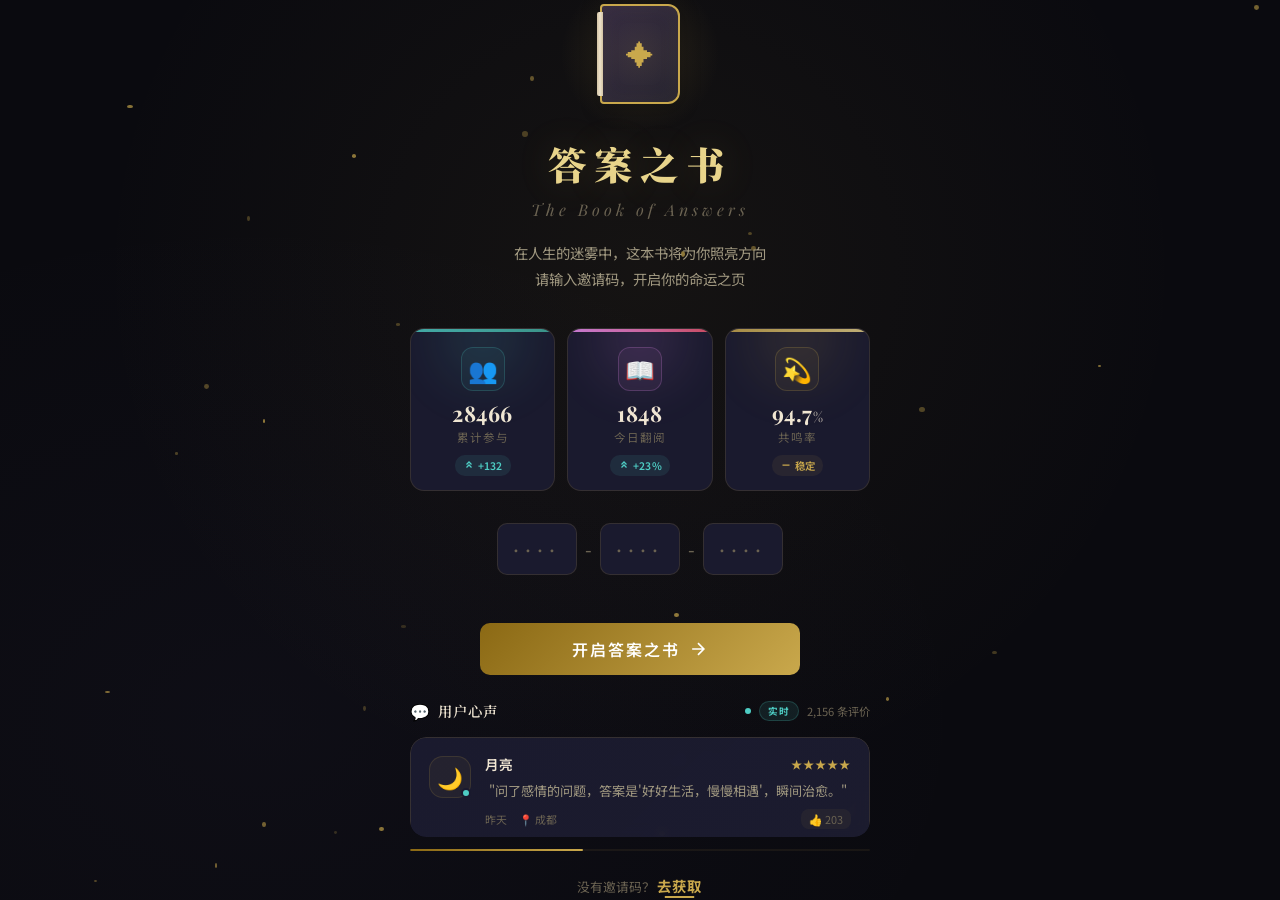
<file: index.html>
<!DOCTYPE html>
<html lang="zh-CN">
<head>
    <meta charset="UTF-8">
    <meta name="viewport" content="width=device-width, initial-scale=1.0, maximum-scale=1.0, user-scalable=no, viewport-fit=cover">
    <title>答案之书 · The Book of Answers</title>
    <meta name="description" content="在犹豫不决的时候，翻开答案之书，找到你内心的答案">
    <link rel="preconnect" href="https://fonts.googleapis.com">
    <link href="https://fonts.googleapis.com/css2?family=Playfair+Display:ital,wght@0,400;0,700;1,400&family=Noto+Serif+SC:wght@400;600;700;900&family=Noto+Sans+SC:wght@300;400;500;700&display=swap" rel="stylesheet">
    <link rel="stylesheet" href="styles.css">
</head>
<body>
    <div id="app">
        <!-- ============ 第一屏：邀请码验证 ============ -->
        <section id="page-invite" class="page active">
            <div class="invite-container">
                <!-- 高级粒子背景 -->
                <div class="invite-particles" id="particles"></div>
                <!-- 光晕装饰 -->
                <div class="ambient-orb orb-1"></div>
                <div class="ambient-orb orb-2"></div>
                <div class="ambient-orb orb-3"></div>

                <div class="invite-content">



                    <div class="book-icon-wrapper">
                        <div class="book-icon">
                            <div class="book-cover">
                                <span class="book-symbol">✦</span>
                            </div>
                            <div class="book-pages"></div>
                        </div>
                        <div class="book-glow"></div>
                        <!-- 光环动画 -->
                        <div class="book-ring ring-1"></div>
                        <div class="book-ring ring-2"></div>
                    </div>

                    <h1 class="invite-title">答案之书</h1>
                    <p class="invite-subtitle">The Book of Answers</p>
                    <p class="invite-desc">在人生的迷雾中，这本书将为你照亮方向<br>请输入邀请码，开启你的命运之页</p>
                    
                    <!-- 数据统计卡片组 -->
                    <div class="stats-cards">
                        <div class="stat-card stat-card-users">
                            <div class="stat-card-glow"></div>
                            <div class="stat-card-icon">
                                <span class="stat-icon-inner">👥</span>
                                <div class="stat-icon-ring"></div>
                            </div>
                            <div class="stat-card-body">
                                <div class="stat-card-number" id="statUsers">28,462</div>
                                <div class="stat-card-label">累计参与</div>
                            </div>
                            <div class="stat-card-trend trend-up">
                                <svg width="12" height="12" viewBox="0 0 24 24" fill="none" stroke="currentColor" stroke-width="2.5"><path d="M7 17l5-5 5 5"/><path d="M7 11l5-5 5 5"/></svg>
                                <span class="trend-text">+128</span>
                            </div>
                        </div>
                        <div class="stat-card stat-card-today">
                            <div class="stat-card-glow"></div>
                            <div class="stat-card-icon">
                                <span class="stat-icon-inner">📖</span>
                                <div class="stat-icon-ring"></div>
                            </div>
                            <div class="stat-card-body">
                                <div class="stat-card-number" id="statToday">1,847</div>
                                <div class="stat-card-label">今日翻阅</div>
                            </div>
                            <div class="stat-card-trend trend-up">
                                <svg width="12" height="12" viewBox="0 0 24 24" fill="none" stroke="currentColor" stroke-width="2.5"><path d="M7 17l5-5 5 5"/><path d="M7 11l5-5 5 5"/></svg>
                                <span class="trend-text">+23%</span>
                            </div>
                        </div>
                        <div class="stat-card stat-card-rate">
                            <div class="stat-card-glow"></div>
                            <div class="stat-card-icon">
                                <span class="stat-icon-inner">💫</span>
                                <div class="stat-icon-ring"></div>
                            </div>
                            <div class="stat-card-body">
                                <div class="stat-card-number" id="statAccuracy">94.7<span class="stat-unit">%</span></div>
                                <div class="stat-card-label">共鸣率</div>
                            </div>
                            <div class="stat-card-trend trend-stable">
                                <svg width="12" height="12" viewBox="0 0 24 24" fill="none" stroke="currentColor" stroke-width="2.5"><path d="M5 12h14"/></svg>
                                <span class="trend-text">稳定</span>
                            </div>
                        </div>
                    </div>

                    <div class="invite-input-group">
                        <div class="code-inputs">
                            <input type="text" class="code-segment" id="code1" maxlength="4" placeholder="····" autocomplete="off">
                            <span class="code-divider">-</span>
                            <input type="text" class="code-segment" id="code2" maxlength="4" placeholder="····" autocomplete="off">
                            <span class="code-divider">-</span>
                            <input type="text" class="code-segment" id="code3" maxlength="4" placeholder="····" autocomplete="off">
                        </div>
                        <p class="invite-error" id="inviteError"></p>
                        <button class="btn-enter" id="btnEnter" onclick="verifyInviteCode()">
                            <span>开启答案之书</span>
                            <svg width="20" height="20" viewBox="0 0 24 24" fill="none" stroke="currentColor" stroke-width="2"><path d="M5 12h14M12 5l7 7-7 7"/></svg>
                        </button>
                    </div>

                    <!-- 用户评价横板卡片 -->
                    <div class="testimonial-section">
                        <div class="testimonial-header">
                            <div class="testimonial-header-left">
                                <span class="testimonial-icon">💬</span>
                                <span class="testimonial-title">用户心声</span>
                            </div>
                            <div class="testimonial-header-right">
                                <span class="testimonial-live-dot"></span>
                                <span class="testimonial-badge">实时</span>
                                <span class="testimonial-total">2,156 条评价</span>
                            </div>
                        </div>
                        <div class="testimonial-track-wrapper">
                            <div class="testimonial-track" id="testimonialTrack">
                                <div class="testimonial-hcard active">
                                    <div class="t-hcard-left">
                                        <div class="t-avatar-wrapper">
                                            <span class="t-avatar">🌸</span>
                                            <span class="t-avatar-status"></span>
                                        </div>
                                    </div>
                                    <div class="t-hcard-body">
                                        <div class="t-hcard-top">
                                            <span class="t-username">小鹿</span>
                                            <span class="t-stars">★★★★★</span>
                                        </div>
                                        <p class="t-hcard-text">"犹豫要不要辞职的时候翻到了'机不可失时不再来'，给了我勇气。"</p>
                                        <div class="t-hcard-footer">
                                            <span class="t-time">3小时前</span>
                                            <span class="t-location">📍 杭州</span>
                                            <span class="t-helpful">👍 128</span>
                                        </div>
                                    </div>
                                </div>
                                <div class="testimonial-hcard">
                                    <div class="t-hcard-left">
                                        <div class="t-avatar-wrapper">
                                            <span class="t-avatar">🦋</span>
                                            <span class="t-avatar-status"></span>
                                        </div>
                                    </div>
                                    <div class="t-hcard-body">
                                        <div class="t-hcard-top">
                                            <span class="t-username">清风</span>
                                            <span class="t-stars">★★★★★</span>
                                        </div>
                                        <p class="t-hcard-text">"真的很神奇，翻到的答案就像有人在对我说话一样温暖。"</p>
                                        <div class="t-hcard-footer">
                                            <span class="t-time">5小时前</span>
                                            <span class="t-location">📍 上海</span>
                                            <span class="t-helpful">👍 96</span>
                                        </div>
                                    </div>
                                </div>
                                <div class="testimonial-hcard">
                                    <div class="t-hcard-left">
                                        <div class="t-avatar-wrapper">
                                            <span class="t-avatar">🌙</span>
                                            <span class="t-avatar-status"></span>
                                        </div>
                                    </div>
                                    <div class="t-hcard-body">
                                        <div class="t-hcard-top">
                                            <span class="t-username">月亮</span>
                                            <span class="t-stars">★★★★★</span>
                                        </div>
                                        <p class="t-hcard-text">"问了感情的问题，答案是'好好生活，慢慢相遇'，瞬间治愈。"</p>
                                        <div class="t-hcard-footer">
                                            <span class="t-time">昨天</span>
                                            <span class="t-location">📍 成都</span>
                                            <span class="t-helpful">👍 203</span>
                                        </div>
                                    </div>
                                </div>
                                <div class="testimonial-hcard">
                                    <div class="t-hcard-left">
                                        <div class="t-avatar-wrapper">
                                            <span class="t-avatar">📖</span>
                                            <span class="t-avatar-status"></span>
                                        </div>
                                    </div>
                                    <div class="t-hcard-body">
                                        <div class="t-hcard-top">
                                            <span class="t-username">阿宁</span>
                                            <span class="t-stars">★★★★☆</span>
                                        </div>
                                        <p class="t-hcard-text">"考研备考压力大，答案之书说'温柔的坚持就是胜利'，破防了。"</p>
                                        <div class="t-hcard-footer">
                                            <span class="t-time">昨天</span>
                                            <span class="t-location">📍 北京</span>
                                            <span class="t-helpful">👍 87</span>
                                        </div>
                                    </div>
                                </div>
                                <div class="testimonial-hcard">
                                    <div class="t-hcard-left">
                                        <div class="t-avatar-wrapper">
                                            <span class="t-avatar">✨</span>
                                            <span class="t-avatar-status"></span>
                                        </div>
                                    </div>
                                    <div class="t-hcard-body">
                                        <div class="t-hcard-top">
                                            <span class="t-username">星河</span>
                                            <span class="t-stars">★★★★★</span>
                                        </div>
                                        <p class="t-hcard-text">"每天睡前翻一页，已经成了我的仪式感，答案总是恰到好处。"</p>
                                        <div class="t-hcard-footer">
                                            <span class="t-time">2天前</span>
                                            <span class="t-location">📍 深圳</span>
                                            <span class="t-helpful">👍 156</span>
                                        </div>
                                    </div>
                                </div>
                            </div>
                        </div>
                        <div class="testimonial-progress" id="testimonialProgress">
                            <div class="testimonial-progress-bar" id="testimonialProgressBar"></div>
                        </div>
                    </div>
                    
                    <p class="invite-hint">没有邀请码？<a href="javascript:void(0)" class="invite-hint-link" id="buyLink" onclick="goToBuyPage()"><strong>去获取</strong></a></p>
                </div>
            </div>
        </section>

        <!-- ============ 第二屏：问题维度选择 ============ -->
        <section id="page-question" class="page">
            <!-- 氛围装饰：背景粒子 -->
            <div class="q-atmosphere">
                <div class="q-particles" id="qParticles"></div>
                <div class="q-orb q-orb-1"></div>
                <div class="q-orb q-orb-2"></div>
                <div class="q-orb q-orb-3"></div>
                <!-- 浮动符号装饰 -->
                <div class="q-float-symbols">
                    <span class="q-float-sym sym-1">✦</span>
                    <span class="q-float-sym sym-2">☽</span>
                    <span class="q-float-sym sym-3">✧</span>
                    <span class="q-float-sym sym-4">⚝</span>
                    <span class="q-float-sym sym-5">✦</span>
                    <span class="q-float-sym sym-6">☆</span>
                </div>
            </div>

            <div class="question-container">
                <header class="q-header">
                    <button class="btn-back" onclick="goBackSmart()">
                        <svg width="20" height="20" viewBox="0 0 24 24" fill="none" stroke="currentColor" stroke-width="2"><path d="M19 12H5M12 19l-7-7 7-7"/></svg>
                    </button>
                    <h2 class="q-header-title">向答案之书提问</h2>
                    <div style="width:40px"></div>
                </header>

                <!-- ★ 升级版实时动态信息条 ★ -->
                <div class="question-live-bar" id="questionLiveBar">
                    <!-- 滚动消息区域 -->
                    <div class="live-bar-marquee">
                        <div class="live-bar-marquee-inner" id="liveBarMarquee">
                            <div class="marquee-item active">
                                <span class="marquee-avatar">🌸</span>
                                <span class="marquee-text">来自上海的用户刚刚翻开了第 87 页</span>
                            </div>
                        </div>
                    </div>
                    <!-- 右侧实时计数器 -->
                    <div class="live-bar-right">
                        <div class="live-bar-counter">
                            <span class="live-bar-pulse"></span>
                            <span class="live-counter-num" id="onlineCount">326</span>
                            <span class="live-counter-label">在线</span>
                        </div>
                    </div>
                </div>

                <!-- ★ 实时热门话题滚动条 ★ -->
                <div class="hot-topic-bar">
                    <div class="hot-topic-icon">
                        <span class="fire-icon">🔥</span>
                        <span class="hot-topic-label">热门</span>
                    </div>
                    <div class="hot-topic-scroll" id="hotTopicScroll">
                        <div class="hot-topic-item active" id="hotTopicItem">
                            <span class="hot-topic-text">情感类问题今日最热</span>
                            <span class="hot-topic-count">2,481 人关注</span>
                        </div>
                    </div>
                </div>

                <!-- Step 1: 选择维度 -->
                <div id="step-dimension" class="q-step active">
                    <div class="step-indicator">
                        <div class="step-dot active"></div>
                        <div class="step-line"></div>
                        <div class="step-dot"></div>
                        <div class="step-line"></div>
                        <div class="step-dot"></div>
                    </div>
                    <h3 class="q-step-title">你的问题关于哪个方面？</h3>
                    <p class="q-step-desc">选择一个最贴近你困惑的维度</p>
                    <div class="dimension-grid" id="dimensionGrid"></div>

                    <!-- ★ 升级版热门问题标签云 ★ -->
                    <div class="hot-tags-section">
                        <div class="hot-tags-header">
                            <span class="hot-tags-fire">🔥</span>
                            <span class="hot-tags-title">大家都在问</span>
                            <span class="hot-tags-badge" id="hotTagsBadge">实时</span>
                        </div>
                        <div class="hot-tags-cloud" id="hotTagsCloud">
                            <span class="hot-tag hot-tag-fire" onclick="selectDimension('love')" data-heat="hot">
                                <span class="hot-tag-icon">💕</span>
                                <span class="hot-tag-text">暗恋表白</span>
                                <span class="hot-tag-count">1.2k</span>
                            </span>
                            <span class="hot-tag hot-tag-fire" onclick="selectDimension('career')" data-heat="hot">
                                <span class="hot-tag-icon">💼</span>
                                <span class="hot-tag-text">跳槽选择</span>
                                <span class="hot-tag-count">986</span>
                            </span>
                            <span class="hot-tag hot-tag-warm" onclick="selectDimension('study')" data-heat="warm">
                                <span class="hot-tag-icon">📚</span>
                                <span class="hot-tag-text">考研上岸</span>
                                <span class="hot-tag-count">874</span>
                            </span>
                            <span class="hot-tag hot-tag-warm" onclick="selectDimension('self')" data-heat="warm">
                                <span class="hot-tag-icon">🌟</span>
                                <span class="hot-tag-text">人生方向</span>
                                <span class="hot-tag-count">756</span>
                            </span>
                            <span class="hot-tag hot-tag-normal" onclick="selectDimension('love')" data-heat="normal">
                                <span class="hot-tag-icon">💔</span>
                                <span class="hot-tag-text">分手复合</span>
                                <span class="hot-tag-count">643</span>
                            </span>
                            <span class="hot-tag hot-tag-normal" onclick="selectDimension('wealth')" data-heat="normal">
                                <span class="hot-tag-icon">💰</span>
                                <span class="hot-tag-text">投资决策</span>
                                <span class="hot-tag-count">521</span>
                            </span>
                            <span class="hot-tag hot-tag-cool" onclick="selectDimension('family')" data-heat="cool">
                                <span class="hot-tag-icon">🏠</span>
                                <span class="hot-tag-text">家庭关系</span>
                                <span class="hot-tag-count">412</span>
                            </span>
                            <span class="hot-tag hot-tag-cool" onclick="selectDimension('career')" data-heat="cool">
                                <span class="hot-tag-icon">🚀</span>
                                <span class="hot-tag-text">创业副业</span>
                                <span class="hot-tag-count">389</span>
                            </span>
                        </div>
                    </div>
                </div>

                <!-- Step 2: 选择子分类 -->
                <div id="step-subcategory" class="q-step">
                    <div class="step-indicator">
                        <div class="step-dot done"></div>
                        <div class="step-line done"></div>
                        <div class="step-dot active"></div>
                        <div class="step-line"></div>
                        <div class="step-dot"></div>
                    </div>
                    <h3 class="q-step-title" id="subTitle">更具体地说…</h3>
                    <p class="q-step-desc">选择更精确的分类，帮助答案之书给你更有针对性的回答</p>
                    <div class="subcategory-list" id="subcategoryList"></div>
                    <button class="btn-step-back" onclick="goToStep('step-dimension')">
                        <svg width="16" height="16" viewBox="0 0 24 24" fill="none" stroke="currentColor" stroke-width="2"><path d="M19 12H5M12 19l-7-7 7-7"/></svg>
                        重新选择维度
                    </button>
                </div>

                <!-- Step 3: 确认提问 -->
                <div id="step-confirm" class="q-step">
                    <div class="step-indicator">
                        <div class="step-dot done"></div>
                        <div class="step-line done"></div>
                        <div class="step-dot done"></div>
                        <div class="step-line done"></div>
                        <div class="step-dot active"></div>
                    </div>
                    <div class="confirm-card">
                        <div class="confirm-icon" id="confirmIcon">💕</div>
                        <div class="confirm-dimension" id="confirmDimension">情感</div>
                        <div class="confirm-sub" id="confirmSub">暗恋/表白</div>
                        <div class="confirm-divider"></div>
                        <p class="confirm-instruction">现在，在心中默念你的问题…<br>集中精神，感受你的内心</p>
                        <textarea class="confirm-textarea" id="userQuestion" placeholder="（选填）在这里写下你的问题，获得更精准的解读..." maxlength="200"></textarea>
                        <p class="confirm-char-count"><span id="charCount">0</span>/200</p>
                    </div>

                    <!-- 仪式感提示（升级版） -->
                    <div class="ritual-tip">
                        <div class="ritual-tip-glow"></div>
                        <div class="ritual-tip-icon">🕯️</div>
                        <p>深呼吸，放空杂念，让答案之书感应你的心绪</p>
                        <div class="ritual-tip-sparkles">
                            <span class="sparkle s1">✧</span>
                            <span class="sparkle s2">✦</span>
                            <span class="sparkle s3">✧</span>
                        </div>
                    </div>

                    <button class="btn-divine" onclick="startDivination()">
                        <span class="btn-divine-icon">✦</span>
                        <span>翻开答案之书</span>
                        <span class="btn-divine-glow"></span>
                    </button>
                    <button class="btn-step-back" onclick="goToStep('step-subcategory')">
                        <svg width="16" height="16" viewBox="0 0 24 24" fill="none" stroke="currentColor" stroke-width="2"><path d="M19 12H5M12 19l-7-7 7-7"/></svg>
                        重新选择
                    </button>
                </div>
            </div>
        </section>

        <!-- ============ 第三屏：翻书动画 + Loading ============ -->
        <section id="page-loading" class="page">
            <div class="loading-container">
                <!-- 背景星尘 -->
                <div class="stardust-bg" id="stardustBg"></div>

                <div class="loading-book">
                    <div class="loading-book-inner">
                        <div class="book-3d">
                            <div class="book-3d-cover front">
                                <div class="cover-content">
                                    <span class="cover-symbol">✦</span>
                                    <span class="cover-text">ANSWERS</span>
                                </div>
                            </div>
                            <div class="book-3d-page page-1"><div class="page-inner-text"></div></div>
                            <div class="book-3d-page page-2"><div class="page-inner-text"></div></div>
                            <div class="book-3d-page page-3"><div class="page-inner-text"></div></div>
                            <div class="book-3d-page page-4"><div class="page-inner-text"></div></div>
                            <div class="book-3d-page page-5"><div class="page-inner-text"></div></div>
                            <div class="book-3d-page page-6"><div class="page-inner-text"></div></div>
                            <div class="book-3d-page page-7"><div class="page-inner-text"></div></div>
                            <div class="book-3d-cover back"></div>
                        </div>
                        <!-- 翻书光粒子 -->
                        <div class="flip-particles" id="flipParticles"></div>
                        <!-- 书本阴影 -->
                        <div class="book-shadow"></div>
                    </div>
                </div>
                <div class="loading-text">
                    <p class="loading-main" id="loadingText">答案之书正在翻阅…</p>
                    <p class="loading-sub" id="loadingSubText">命运的齿轮正在转动</p>
                </div>
                <div class="loading-progress">
                    <div class="loading-progress-bar" id="progressBar"></div>
                    <div class="loading-progress-glow"></div>
                </div>
                <!-- 底部氛围文字 -->
                <p class="loading-atmosphere">「 万物皆有答案，你只需翻开那一页 」</p>
            </div>
        </section>

        <!-- ============ 第四屏：答案展示 ============ -->
        <section id="page-answer" class="page">
            <div class="answer-container">
                <div class="answer-book-wrapper">
                    <div class="answer-book">
                        <div class="answer-book-spine"></div>
                        <div class="answer-page-left">
                            <div class="page-number" id="pageNumLeft">—</div>
                            <div class="page-ornament top-left">✦</div>
                            <div class="page-ornament bottom-right">✦</div>
                        </div>
                        <div class="answer-page-right">
                            <div class="page-ornament top-right">✦</div>
                            <div class="page-number-right" id="pageNumRight"></div>
                            <div class="answer-content">
                                <p class="answer-label">— 答案之书 · 第 <span id="answerPageNum">42</span> 页 —</p>
                                <blockquote class="answer-text" id="answerText">
                                    顺其自然
                                </blockquote>
                                <div class="answer-mood" id="answerMood"></div>
                            </div>
                            <div class="page-ornament bottom-left">✦</div>
                        </div>
                    </div>
                </div>

                <div class="answer-actions">
                    <button class="btn-interpret" onclick="showInterpretation()">
                        <span class="btn-interpret-icon">🔮</span>
                        <span>深度解读这个答案</span>
                    </button>
                    <button class="btn-retry" onclick="retryQuestion()">
                        <svg width="18" height="18" viewBox="0 0 24 24" fill="none" stroke="currentColor" stroke-width="2"><path d="M1 4v6h6M23 20v-6h-6"/><path d="M20.49 9A9 9 0 0 0 5.64 5.64L1 10m22 4l-4.64 4.36A9 9 0 0 1 3.51 15"/></svg>
                        <span>再问一次</span>
                    </button>
                    <button class="btn-new-question" onclick="newQuestion()">
                        <svg width="18" height="18" viewBox="0 0 24 24" fill="none" stroke="currentColor" stroke-width="2"><path d="M12 5v14M5 12h14"/></svg>
                        <span>问新的问题</span>
                    </button>
                </div>
            </div>

            <!-- 深度解读弹窗 -->
            <div class="interpret-overlay" id="interpretOverlay">
                <div class="interpret-panel">
                    <div class="interpret-header">
                        <h3>🔮 深度解读</h3>
                        <button class="interpret-close" onclick="closeInterpretation()">✕</button>
                    </div>
                    <div class="interpret-body" id="interpretBody">
                        <div class="interpret-question-info">
                            <span class="interpret-tag" id="interpretTag">情感 · 暗恋/表白</span>
                        </div>
                        <div class="interpret-answer-echo">
                            <span class="echo-label">答案之书说：</span>
                            <span class="echo-text" id="echoText">顺其自然</span>
                        </div>
                        <div class="interpret-content" id="interpretContent"></div>
                        <div class="interpret-user-q" id="interpretUserQ" style="display:none">
                            <span class="uq-label">你的心声：</span>
                            <span class="uq-text" id="uqText"></span>
                        </div>
                        <div class="interpret-extra" id="interpretExtra"></div>
                    </div>
                    <div class="interpret-footer">
                        <button class="btn-share" onclick="saveLongImage()">
                            <svg width="16" height="16" viewBox="0 0 24 24" fill="none" stroke="currentColor" stroke-width="2"><path d="M21 15v4a2 2 0 0 1-2 2H5a2 2 0 0 1-2-2v-4"/><polyline points="7 10 12 15 17 10"/><line x1="12" y1="15" x2="12" y2="3"/></svg>
                            保存长图记录
                        </button>
                        <button class="btn-close-interpret" onclick="closeInterpretation()">知道了</button>
                    </div>
                </div>
            </div>
        </section>
    </div>

    <!-- 全局 Toast -->
    <div class="toast-container" id="toastContainer"></div>

    <script src="answers.js"></script>
    <script src="github-store.js"></script>
    <script src="invite-code.js"></script>
    <script src="app.js"></script>
</body>
</html>
</file>
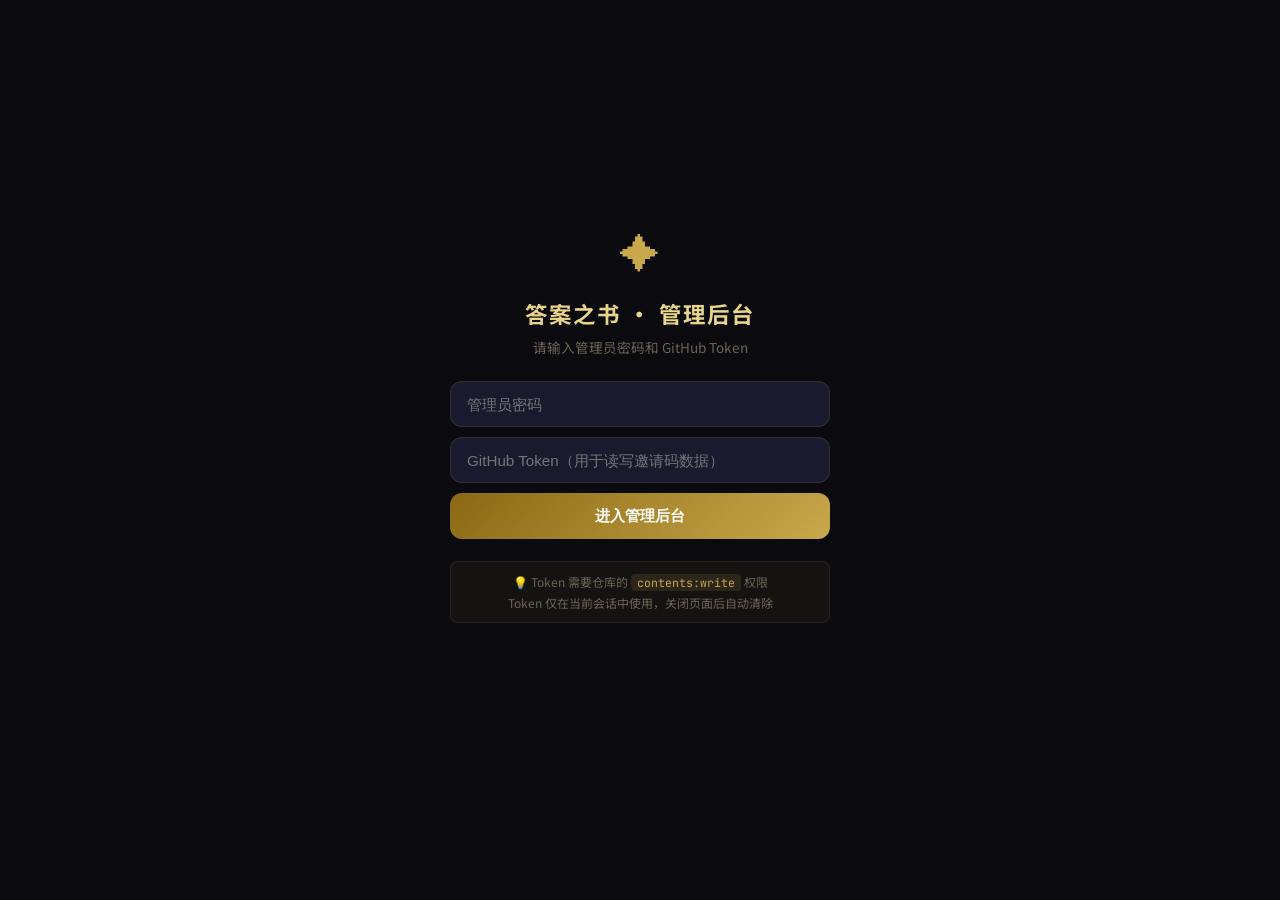
<file: admin.html>
<!DOCTYPE html>
<html lang="zh-CN">
<head>
    <meta charset="UTF-8">
    <meta name="viewport" content="width=device-width, initial-scale=1.0, viewport-fit=cover">
    <title>答案之书 · 管理后台</title>
    <link href="https://fonts.googleapis.com/css2?family=Noto+Sans+SC:wght@300;400;500;700&family=JetBrains+Mono:wght@400;500&display=swap" rel="stylesheet">
    <link rel="stylesheet" href="admin.css">
</head>
<body>
    <div id="admin-app">
        <!-- 登录页 -->
        <div id="admin-login" class="admin-login">
            <div class="admin-login-card">
                <div class="admin-logo">✦</div>
                <h1>答案之书 · 管理后台</h1>
                <p>请输入管理员密码和 GitHub Token</p>
                <div class="admin-input-stack">
                    <div class="admin-input-group">
                        <input type="password" id="adminPassword" placeholder="管理员密码" onkeydown="if(event.key==='Enter')document.getElementById('adminToken').focus()">
                    </div>
                    <div class="admin-input-group">
                        <input type="password" id="adminToken" placeholder="GitHub Token（用于读写邀请码数据）" onkeydown="if(event.key==='Enter')adminLogin()">
                    </div>
                    <button class="btn-login-full" onclick="adminLogin()">进入管理后台</button>
                    <div class="token-hint">
                        <p>💡 Token 需要仓库的 <code>contents:write</code> 权限</p>
                        <p>Token 仅在当前会话中使用，关闭页面后自动清除</p>
                    </div>
                </div>
                <p class="admin-error" id="adminError"></p>
            </div>
        </div>

        <!-- 管理面板 -->
        <div id="admin-panel" class="admin-panel" style="display:none">
            <header class="admin-header">
                <div class="admin-header-left">
                    <span class="admin-header-icon">✦</span>
                    <h1>邀请码管理</h1>
                    <span class="sync-badge" id="syncBadge" title="数据来源">☁️ GitHub</span>
                </div>
                <div class="admin-header-right">
                    <button class="btn-refresh" onclick="refreshData()" title="刷新数据">
                        <svg width="16" height="16" viewBox="0 0 24 24" fill="none" stroke="currentColor" stroke-width="2"><path d="M1 4v6h6M23 20v-6h-6"/><path d="M20.49 9A9 9 0 0 0 5.64 5.64L1 10m22 4l-4.64 4.36A9 9 0 0 1 3.51 15"/></svg>
                        刷新
                    </button>
                    <a href="index.html" class="admin-link">前往答案之书</a>
                    <button class="btn-logout" onclick="adminLogout()">退出登录</button>
                </div>
            </header>

            <!-- Loading 遮罩 -->
            <div class="admin-loading" id="adminLoading" style="display:none">
                <div class="loading-spinner"></div>
                <p id="loadingMessage">加载中...</p>
            </div>

            <!-- 统计卡片 -->
            <div class="stats-grid">
                <div class="stat-card total">
                    <div class="stat-number" id="statTotal">-</div>
                    <div class="stat-label">总数</div>
                </div>
                <div class="stat-card unused">
                    <div class="stat-number" id="statUnused">-</div>
                    <div class="stat-label">未使用</div>
                </div>
                <div class="stat-card used">
                    <div class="stat-number" id="statUsed">-</div>
                    <div class="stat-label">已使用</div>
                </div>
                <div class="stat-card disabled">
                    <div class="stat-number" id="statDisabled">-</div>
                    <div class="stat-label">已禁用</div>
                </div>
            </div>

            <!-- 操作栏 -->
            <div class="actions-bar">
                <div class="actions-left">
                    <button class="btn-generate" onclick="generateNewCodes()" id="btnGenerate">
                        <svg width="16" height="16" viewBox="0 0 24 24" fill="none" stroke="currentColor" stroke-width="2"><path d="M12 5v14M5 12h14"/></svg>
                        生成邀请码
                    </button>
                    <select id="generateCount" class="select-count">
                        <option value="1">1个</option>
                        <option value="5">5个</option>
                        <option value="10">10个</option>
                        <option value="20">20个</option>
                    </select>
                    <button class="btn-init-codes" onclick="initPresetCodes()" id="btnInit" title="将预置的20个邀请码初始化到仓库（仅首次使用）">
                        🔧 初始化预置码
                    </button>
                </div>
                <div class="actions-right">
                    <div class="filter-group">
                        <button class="filter-btn active" data-filter="all" onclick="filterCodes('all', this)">全部</button>
                        <button class="filter-btn" data-filter="unused" onclick="filterCodes('unused', this)">未使用</button>
                        <button class="filter-btn" data-filter="used" onclick="filterCodes('used', this)">已使用</button>
                        <button class="filter-btn" data-filter="disabled" onclick="filterCodes('disabled', this)">已禁用</button>
                    </div>
                </div>
            </div>

            <!-- 邀请码列表 -->
            <div class="codes-table-wrapper">
                <table class="codes-table">
                    <thead>
                        <tr>
                            <th>#</th>
                            <th>邀请码</th>
                            <th>状态</th>
                            <th>创建时间</th>
                            <th>使用时间</th>
                            <th>设备</th>
                            <th>操作</th>
                        </tr>
                    </thead>
                    <tbody id="codesTableBody">
                    </tbody>
                </table>
                <div class="empty-state" id="emptyState" style="display:none">
                    <p>暂无邀请码数据</p>
                    <p class="empty-hint">点击"🔧 初始化预置码"导入预置的20个邀请码，或点击"生成邀请码"创建新的</p>
                </div>
            </div>

            <!-- 批量操作区 -->
            <div class="batch-actions" id="batchActions">
                <div class="batch-info">
                    <span class="batch-icon">📋</span>
                    <span>快捷操作</span>
                </div>
                <button class="btn-batch" onclick="exportCodes()">
                    📥 导出未使用码
                </button>
                <button class="btn-batch" onclick="copyAllUnused()">
                    📋 复制所有未使用码
                </button>
            </div>
        </div>
    </div>

    <!-- Toast -->
    <div class="toast-container" id="toastContainer"></div>

    <script src="github-store.js"></script>
    <script src="invite-code.js"></script>
    <script>
        let currentFilter = 'all';
        let allCodesCache = [];  // 本地缓存，减少重复请求

        // ============ 初始化 ============
        document.addEventListener('DOMContentLoaded', () => {
            InviteCodeManager.init();
            // 检查是否已有保存的 session
            if (InviteCodeManager.isAdminAuthed()) {
                const savedToken = sessionStorage.getItem('admin_gh_token');
                if (savedToken) {
                    GitHubStore.setToken(savedToken);
                    showPanel();
                }
            }
        });

        // ============ 登录 ============
        async function adminLogin() {
            const pwd = document.getElementById('adminPassword').value;
            const token = document.getElementById('adminToken').value.trim();
            const errorEl = document.getElementById('adminError');

            if (!pwd) {
                errorEl.textContent = '请输入管理员密码';
                return;
            }
            if (!token) {
                errorEl.textContent = '请输入 GitHub Token';
                return;
            }

            if (!InviteCodeManager.verifyAdmin(pwd)) {
                errorEl.textContent = '密码错误';
                document.getElementById('adminPassword').classList.add('shake');
                setTimeout(() => document.getElementById('adminPassword').classList.remove('shake'), 500);
                return;
            }

            // 验证 token 是否有效（测试写入权限，而非仅读取）
            errorEl.textContent = '正在验证 Token 权限...';
            GitHubStore.setToken(token);

            try {
                // 先测试读取
                const { codes } = await GitHubStore.fetchCodes();

                // 再测试写入权限：使用 GitHub API 检查 token 的 scope
                const scopeResp = await fetch('https://api.github.com/repos/kaynwang30-dev/answer-book', {
                    headers: {
                        'Authorization': `token ${token}`,
                        'Accept': 'application/vnd.github.v3+json',
                        'User-Agent': 'AnswerBook',
                    }
                });
                if (!scopeResp.ok) {
                    throw new Error(`Token 无效或无仓库访问权限 (${scopeResp.status})`);
                }
                // 检查权限：通过查看 push 权限
                const repoInfo = await scopeResp.json();
                if (!repoInfo.permissions || !repoInfo.permissions.push) {
                    throw new Error('Token 缺少写入权限，请确保勾选了 repo 或 contents:write 权限');
                }

                // Token 有效且有写入权限，保存到 session
                sessionStorage.setItem('admin_gh_token', token);
                errorEl.textContent = '';
                showPanel();
            } catch (err) {
                errorEl.textContent = 'Token 验证失败：' + err.message;
                GitHubStore.clearToken();
            }
        }

        // ============ 退出 ============
        function adminLogout() {
            InviteCodeManager.adminLogout();
            sessionStorage.removeItem('admin_gh_token');
            GitHubStore.clearToken();
            document.getElementById('admin-login').style.display = 'flex';
            document.getElementById('admin-panel').style.display = 'none';
            document.getElementById('adminPassword').value = '';
            document.getElementById('adminToken').value = '';
        }

        // ============ 显示面板 ============
        function showPanel() {
            document.getElementById('admin-login').style.display = 'none';
            document.getElementById('admin-panel').style.display = 'block';
            refreshData();
        }

        // ============ Loading 控制 ============
        function showLoading(msg) {
            document.getElementById('loadingMessage').textContent = msg || '加载中...';
            document.getElementById('adminLoading').style.display = 'flex';
        }
        function hideLoading() {
            document.getElementById('adminLoading').style.display = 'none';
        }

        // ============ 刷新数据 ============
        async function refreshData() {
            showLoading('正在从 GitHub 获取最新数据...');
            try {
                GitHubStore.clearCache();  // 强制刷新
                const codes = await InviteCodeManager.getAllCodes();
                allCodesCache = codes;

                // 更新统计
                const total = codes.length;
                const unused = codes.filter(c => c.status === 'unused').length;
                const used = codes.filter(c => c.status === 'used').length;
                const disabled = codes.filter(c => c.status === 'disabled').length;

                document.getElementById('statTotal').textContent = total;
                document.getElementById('statUnused').textContent = unused;
                document.getElementById('statUsed').textContent = used;
                document.getElementById('statDisabled').textContent = disabled;

                // 更新表格
                renderTable();
                hideLoading();
            } catch (err) {
                hideLoading();
                showToast('获取数据失败: ' + err.message, 'error');
                console.error('[Admin] refreshData error:', err);
            }
        }

        // ============ 渲染表格 ============
        function renderTable() {
            const codes = allCodesCache;
            const filtered = currentFilter === 'all' ? codes : codes.filter(c => c.status === currentFilter);
            const tbody = document.getElementById('codesTableBody');
            const empty = document.getElementById('emptyState');

            if (filtered.length === 0) {
                tbody.innerHTML = '';
                empty.style.display = 'block';
                return;
            }
            empty.style.display = 'none';

            tbody.innerHTML = filtered.map((code, i) => `
                <tr class="code-row ${code.status}">
                    <td class="td-num">${i + 1}</td>
                    <td class="td-code">
                        <span class="code-text">${code.code}</span>
                        <button class="btn-copy-sm" onclick="copyCode('${code.code}')" title="复制">
                            <svg width="14" height="14" viewBox="0 0 24 24" fill="none" stroke="currentColor" stroke-width="2"><rect x="9" y="9" width="13" height="13" rx="2" ry="2"/><path d="M5 15H4a2 2 0 0 1-2-2V4a2 2 0 0 1 2-2h9a2 2 0 0 1 2 2v1"/></svg>
                        </button>
                    </td>
                    <td><span class="status-badge ${code.status}">${getStatusText(code.status)}</span></td>
                    <td class="td-time">${formatTime(code.createdAt)}</td>
                    <td class="td-time">${code.usedAt ? formatTime(code.usedAt) : '-'}</td>
                    <td class="td-device">${code.usedBy ? '<span class="device-tag">' + code.usedBy.substring(0, 12) + '...</span>' : '-'}</td>
                    <td class="td-actions">
                        ${code.status === 'unused' ? `<button class="btn-action disable" onclick="toggleCode('${code.code}', 'disable')">禁用</button>` : ''}
                        ${code.status === 'disabled' ? `<button class="btn-action enable" onclick="toggleCode('${code.code}', 'enable')">启用</button>` : ''}
                        ${code.status === 'used' ? `<button class="btn-action reset" onclick="toggleCode('${code.code}', 'enable')">重置</button>` : ''}
                        <button class="btn-action delete" onclick="deleteCode('${code.code}')">删除</button>
                    </td>
                </tr>
            `).join('');
        }

        // ============ 生成新邀请码 ============
        async function generateNewCodes() {
            const count = parseInt(document.getElementById('generateCount').value);
            const btn = document.getElementById('btnGenerate');
            btn.disabled = true;
            showLoading(`正在生成 ${count} 个邀请码...`);

            try {
                const newCodes = await InviteCodeManager.generateCodes(count);
                await refreshData();
                showToast(`成功生成 ${count} 个邀请码 ✨`);
            } catch (err) {
                hideLoading();
                showToast('生成失败: ' + err.message, 'error');
            } finally {
                btn.disabled = false;
            }
        }

        // ============ 初始化预置邀请码到仓库 ============
        async function initPresetCodes() {
            if (!confirm('确定要将预置的 20 个邀请码初始化到仓库吗？\n（如果已存在相同码则不会重复添加）')) return;

            showLoading('正在初始化预置邀请码...');
            try {
                await GitHubStore.atomicUpdate((currentCodes) => {
                    const existingSet = new Set(currentCodes.map(c => c.code));
                    const toAdd = InviteCodeManager.PRESET_CODES
                        .filter(code => !existingSet.has(code))
                        .map(code => ({
                            code: code,
                            status: 'unused',
                            createdAt: new Date().toISOString(),
                            usedAt: null,
                            usedBy: null,
                        }));

                    return {
                        updatedCodes: [...currentCodes, ...toAdd],
                        result: toAdd.length
                    };
                }, 'Initialize preset invite codes');

                await refreshData();
                showToast('预置邀请码初始化完成 ✨');
            } catch (err) {
                hideLoading();
                showToast('初始化失败: ' + err.message, 'error');
            }
        }

        // ============ 筛选 ============
        function filterCodes(filter, btn) {
            currentFilter = filter;
            document.querySelectorAll('.filter-btn').forEach(b => b.classList.remove('active'));
            btn.classList.add('active');
            renderTable();
        }

        // ============ 操作邀请码 ============
        async function toggleCode(code, action) {
            const actionText = action === 'disable' ? '禁用' : '启用/重置';
            showLoading(`正在${actionText}...`);

            try {
                if (action === 'disable') {
                    await InviteCodeManager.disableCode(code);
                } else {
                    await InviteCodeManager.enableCode(code);
                }
                await refreshData();
                showToast(`已${actionText} ✓`);
            } catch (err) {
                hideLoading();
                showToast(`${actionText}失败: ` + err.message, 'error');
            }
        }

        async function deleteCode(code) {
            if (!confirm(`确定删除邀请码 ${code} ？\n此操作不可撤销。`)) return;

            showLoading('正在删除...');
            try {
                await InviteCodeManager.deleteCode(code);
                await refreshData();
                showToast('已删除 ✓');
            } catch (err) {
                hideLoading();
                showToast('删除失败: ' + err.message, 'error');
            }
        }

        // ============ 复制 ============
        function copyCode(code) {
            navigator.clipboard.writeText(code).then(() => showToast('已复制到剪贴板 📋'));
        }

        // ============ 导出未使用码 ============
        function exportCodes() {
            const unused = allCodesCache.filter(c => c.status === 'unused');
            if (unused.length === 0) {
                showToast('没有可导出的未使用邀请码', 'warn');
                return;
            }
            const text = unused.map(c => c.code).join('\n');
            const blob = new Blob([text], { type: 'text/plain' });
            const url = URL.createObjectURL(blob);
            const a = document.createElement('a');
            a.href = url;
            a.download = `邀请码_未使用_${new Date().toISOString().slice(0,10)}.txt`;
            a.click();
            URL.revokeObjectURL(url);
            showToast(`已导出 ${unused.length} 个未使用邀请码 📥`);
        }

        // ============ 复制所有未使用码 ============
        function copyAllUnused() {
            const unused = allCodesCache.filter(c => c.status === 'unused');
            if (unused.length === 0) {
                showToast('没有未使用的邀请码', 'warn');
                return;
            }
            const text = unused.map(c => c.code).join('\n');
            navigator.clipboard.writeText(text).then(() => {
                showToast(`已复制 ${unused.length} 个未使用邀请码 📋`);
            });
        }

        // ============ 工具函数 ============
        function getStatusText(status) {
            return { unused: '未使用', used: '已使用', disabled: '已禁用' }[status] || status;
        }

        function formatTime(isoStr) {
            if (!isoStr) return '-';
            const d = new Date(isoStr);
            return `${d.getFullYear()}/${(d.getMonth()+1).toString().padStart(2,'0')}/${d.getDate().toString().padStart(2,'0')} ${d.getHours().toString().padStart(2,'0')}:${d.getMinutes().toString().padStart(2,'0')}`;
        }

        function showToast(msg, type) {
            const container = document.getElementById('toastContainer');
            const toast = document.createElement('div');
            toast.className = 'toast' + (type ? ' toast-' + type : '');
            toast.textContent = msg;
            container.appendChild(toast);
            requestAnimationFrame(() => toast.classList.add('show'));
            setTimeout(() => {
                toast.classList.remove('show');
                setTimeout(() => toast.remove(), 300);
            }, 2500);
        }
    </script>
</body>
</html>
</file>
<file: styles.css>
/* ============================================================
   答案之书 · The Book of Answers — 主样式
   ============================================================ */

/* ===== Reset & Variables ===== */
:root {
    --bg-deep: #0a0a0f;
    --bg-surface: #12121a;
    --bg-card: #1a1a2e;
    --bg-card-hover: #222240;
    --text-primary: #f0e6d3;
    --text-secondary: #a09880;
    --text-muted: #6b6352;
    --gold: #c9a84c;
    --gold-light: #e8d48b;
    --gold-dark: #8b6914;
    --accent: #7c6fbd;
    --accent-light: #a89ed6;
    --border: rgba(201, 168, 76, 0.15);
    --shadow: 0 8px 32px rgba(0,0,0,0.4);
    --shadow-gold: 0 0 40px rgba(201, 168, 76, 0.1);
    --radius: 16px;
    --radius-sm: 10px;
    --font-serif: 'Noto Serif SC', 'Playfair Display', Georgia, serif;
    --font-sans: 'Noto Sans SC', -apple-system, BlinkMacSystemFont, sans-serif;
    --safe-bottom: env(safe-area-inset-bottom, 0px);
}

*,*::before,*::after { box-sizing: border-box; margin: 0; padding: 0; }

html { 
    font-size: 16px; 
    -webkit-text-size-adjust: 100%;
    scroll-behavior: smooth;
}

body {
    font-family: var(--font-sans);
    background: var(--bg-deep);
    color: var(--text-primary);
    min-height: 100vh;
    min-height: 100dvh;
    overflow-x: hidden;
    -webkit-font-smoothing: antialiased;
}

/* ===== Page System ===== */
.page {
    position: fixed;
    top: 0; left: 0; right: 0; bottom: 0;
    display: none;
    opacity: 0;
    transition: opacity 0.5s ease;
    overflow-y: auto;
    -webkit-overflow-scrolling: touch;
}
.page.active {
    display: flex;
    flex-direction: column;
    opacity: 1;
    z-index: 1;
    animation: fadeIn 0.6s ease forwards;
}
@keyframes fadeIn {
    from { opacity: 0; transform: translateY(10px); }
    to { opacity: 1; transform: translateY(0); }
}

/* ===== Shake Animation ===== */
@keyframes shake {
    0%,100% { transform: translateX(0); }
    20% { transform: translateX(-8px); }
    40% { transform: translateX(8px); }
    60% { transform: translateX(-5px); }
    80% { transform: translateX(5px); }
}
.shake { animation: shake 0.5s ease; }

/* ===========================================================
   PAGE 1: 邀请码验证
   =========================================================== */
.invite-container {
    flex: 1;
    display: flex;
    align-items: center;
    justify-content: center;
    min-height: 100vh;
    min-height: 100dvh;
    position: relative;
    background: 
        radial-gradient(ellipse at 50% 30%, rgba(201,168,76,0.06) 0%, transparent 60%),
        radial-gradient(ellipse at 20% 80%, rgba(124,111,189,0.04) 0%, transparent 50%),
        var(--bg-deep);
    padding: 24px;
}

/* 粒子 */
.invite-particles { position: absolute; top: 0; left: 0; right: 0; bottom: 0; overflow: hidden; pointer-events: none; }
.particle {
    position: absolute;
    border-radius: 50%;
    background: var(--gold);
    animation: particleFloat 6s ease-in-out infinite;
}
@keyframes particleFloat {
    0%,100% { transform: translateY(0) scale(1); opacity: 0.3; }
    50% { transform: translateY(-30px) scale(1.3); opacity: 0.7; }
}

/* 内容 */
.invite-content {
    text-align: center;
    max-width: 460px;
    width: 100%;
    position: relative;
    z-index: 2;
}

/* 书本图标 */
.book-icon-wrapper {
    position: relative;
    margin-bottom: 32px;
    display: inline-block;
}
.book-icon {
    width: 80px; height: 100px;
    position: relative;
    margin: 0 auto;
}
.book-cover {
    width: 80px; height: 100px;
    background: linear-gradient(135deg, #2a2240, #1a1a2e);
    border: 2px solid var(--gold);
    border-radius: 4px 12px 12px 4px;
    display: flex;
    align-items: center;
    justify-content: center;
    position: relative;
    box-shadow: 
        inset 0 0 20px rgba(201,168,76,0.1),
        0 4px 20px rgba(0,0,0,0.3);
}
.book-symbol {
    font-size: 28px;
    color: var(--gold);
    animation: symbolPulse 3s ease-in-out infinite;
}
@keyframes symbolPulse {
    0%,100% { opacity: 0.7; transform: scale(1); }
    50% { opacity: 1; transform: scale(1.1); }
}
.book-pages {
    position: absolute;
    left: -3px; top: 8px;
    width: 6px; height: 84px;
    background: linear-gradient(to right, #d4c5a9, #f0e6d3, #d4c5a9);
    border-radius: 2px 0 0 2px;
}
.book-glow {
    position: absolute;
    top: 50%; left: 50%;
    transform: translate(-50%,-50%);
    width: 160px; height: 160px;
    border-radius: 50%;
    background: radial-gradient(circle, rgba(201,168,76,0.15) 0%, transparent 70%);
    animation: glowPulse 4s ease-in-out infinite;
}
@keyframes glowPulse {
    0%,100% { transform: translate(-50%,-50%) scale(1); opacity: 0.5; }
    50% { transform: translate(-50%,-50%) scale(1.2); opacity: 0.8; }
}

.invite-title {
    font-family: var(--font-serif);
    font-size: 2.4rem;
    font-weight: 900;
    color: var(--gold-light);
    letter-spacing: 8px;
    margin-bottom: 8px;
    text-shadow: 0 0 40px rgba(201,168,76,0.2);
}
.invite-subtitle {
    font-family: 'Playfair Display', serif;
    font-style: italic;
    font-size: 1rem;
    color: var(--text-muted);
    letter-spacing: 4px;
    margin-bottom: 20px;
}
.invite-desc {
    font-size: 0.9rem;
    color: var(--text-secondary);
    line-height: 1.8;
    margin-bottom: 36px;
}

/* 邀请码输入 */
.invite-input-group { margin-bottom: 24px; }
.code-inputs {
    display: flex;
    align-items: center;
    justify-content: center;
    gap: 8px;
    margin-bottom: 12px;
}
.code-segment {
    width: 80px; height: 52px;
    background: var(--bg-card);
    border: 1.5px solid var(--border);
    border-radius: var(--radius-sm);
    color: var(--gold-light);
    font-family: 'JetBrains Mono', 'Playfair Display', monospace;
    font-size: 1.2rem;
    text-align: center;
    letter-spacing: 4px;
    outline: none;
    transition: all 0.3s ease;
}
.code-segment:focus {
    border-color: var(--gold);
    box-shadow: 0 0 20px rgba(201,168,76,0.15);
    background: rgba(201,168,76,0.05);
}
.code-segment::placeholder {
    color: var(--text-muted);
    letter-spacing: 6px;
    font-size: 1.4rem;
}
.code-divider {
    color: var(--text-muted);
    font-size: 1.2rem;
}

.invite-error {
    color: #ff6b6b;
    font-size: 0.85rem;
    min-height: 20px;
    opacity: 0;
    transition: opacity 0.3s;
}
.invite-error.visible, .invite-error:not(:empty) { opacity: 1; }

.btn-enter {
    width: 100%;
    max-width: 320px;
    height: 52px;
    background: linear-gradient(135deg, var(--gold-dark), var(--gold));
    border: none;
    border-radius: var(--radius-sm);
    color: #fff;
    font-family: var(--font-sans);
    font-size: 1rem;
    font-weight: 600;
    cursor: pointer;
    display: flex;
    align-items: center;
    justify-content: center;
    gap: 8px;
    transition: all 0.3s ease;
    letter-spacing: 2px;
    margin: 16px auto 0;
}
.btn-enter:hover {
    transform: translateY(-2px);
    box-shadow: 0 8px 30px rgba(201,168,76,0.3);
}
.btn-enter:active { transform: translateY(0) scale(0.98); }
.btn-enter.loading { opacity: 0.7; pointer-events: none; }

.invite-hint {
    color: var(--text-muted);
    font-size: 0.8rem;
    margin-top: 24px;
}
.invite-hint strong { color: var(--text-secondary); }
.invite-hint-link {
    color: var(--gold);
    text-decoration: none;
    font-weight: 700;
    position: relative;
    padding: 0 2px;
    transition: all 0.3s ease;
}
.invite-hint-link strong {
    color: inherit;
    font-size: 0.9rem;
    letter-spacing: 1px;
}
.invite-hint-link::after {
    content: '';
    position: absolute;
    bottom: -2px;
    left: 0;
    width: 100%;
    height: 1.5px;
    background: var(--gold);
    transform: scaleX(0.6);
    transition: transform 0.3s ease;
}
.invite-hint-link:hover {
    color: var(--gold-light);
}
.invite-hint-link:hover::after {
    transform: scaleX(1);
}

/* ===== 统计卡片组 ===== */
.stats-cards {
    display: grid;
    grid-template-columns: repeat(3, 1fr);
    gap: 12px;
    margin-bottom: 32px;
    width: 100%;
}
.stat-card {
    position: relative;
    background: var(--bg-card);
    border: 1px solid var(--border);
    border-radius: 14px;
    padding: 18px 14px 14px;
    display: flex;
    flex-direction: column;
    align-items: center;
    gap: 10px;
    overflow: hidden;
    transition: all 0.4s cubic-bezier(0.25, 0.46, 0.45, 0.94);
    cursor: default;
}
.stat-card::before {
    content: '';
    position: absolute;
    top: 0; left: 0; right: 0;
    height: 3px;
    border-radius: 14px 14px 0 0;
    opacity: 0.8;
    transition: opacity 0.3s;
}
.stat-card-users::before { background: linear-gradient(90deg, #4ECDC4, #44B09E); }
.stat-card-today::before { background: linear-gradient(90deg, #F093FB, #F5576C); }
.stat-card-rate::before { background: linear-gradient(90deg, #C9A84C, #E8D48B); }

.stat-card:hover {
    transform: translateY(-4px);
    border-color: rgba(201,168,76,0.3);
    box-shadow: 0 12px 32px rgba(0,0,0,0.3), 0 0 0 1px rgba(201,168,76,0.1);
}
.stat-card:hover::before { opacity: 1; }

.stat-card-glow {
    position: absolute;
    top: -30px; left: 50%;
    transform: translateX(-50%);
    width: 80px; height: 80px;
    border-radius: 50%;
    filter: blur(30px);
    opacity: 0.15;
    transition: opacity 0.4s;
}
.stat-card-users .stat-card-glow { background: #4ECDC4; }
.stat-card-today .stat-card-glow { background: #F093FB; }
.stat-card-rate .stat-card-glow { background: var(--gold); }
.stat-card:hover .stat-card-glow { opacity: 0.3; }

.stat-card-icon {
    position: relative;
    width: 44px; height: 44px;
    display: flex;
    align-items: center;
    justify-content: center;
}
.stat-icon-inner {
    font-size: 1.5rem;
    position: relative;
    z-index: 1;
}
.stat-icon-ring {
    position: absolute;
    top: 0; left: 0; right: 0; bottom: 0;
    border-radius: 12px;
    border: 1.5px solid rgba(201,168,76,0.15);
    background: rgba(201,168,76,0.04);
    animation: iconRingPulse 4s ease-in-out infinite;
}
@keyframes iconRingPulse {
    0%, 100% { transform: scale(1); opacity: 0.6; }
    50% { transform: scale(1.08); opacity: 1; }
}
.stat-card-users .stat-icon-ring {
    border-color: rgba(78,205,196,0.2);
    background: rgba(78,205,196,0.06);
}
.stat-card-today .stat-icon-ring {
    border-color: rgba(240,147,251,0.2);
    background: rgba(240,147,251,0.06);
}
.stat-card-rate .stat-icon-ring {
    border-color: rgba(201,168,76,0.2);
    background: rgba(201,168,76,0.06);
}

.stat-card-body { text-align: center; }
.stat-card-number {
    font-family: 'Playfair Display', var(--font-serif);
    font-size: 1.35rem;
    font-weight: 700;
    color: var(--text-primary);
    letter-spacing: 0.5px;
    line-height: 1.2;
    transition: color 0.3s;
}
.stat-card:hover .stat-card-number { color: var(--gold-light); }
.stat-unit {
    font-size: 0.85rem;
    font-weight: 400;
    opacity: 0.7;
}
.stat-card-label {
    font-size: 0.72rem;
    color: var(--text-muted);
    letter-spacing: 1px;
    margin-top: 2px;
}

.stat-card-trend {
    display: flex;
    align-items: center;
    gap: 3px;
    padding: 3px 8px;
    border-radius: 10px;
    font-size: 0.65rem;
    font-weight: 600;
}
.trend-up {
    color: #4ECDC4;
    background: rgba(78,205,196,0.1);
}
.trend-stable {
    color: var(--gold);
    background: rgba(201,168,76,0.08);
}
.trend-text {
    letter-spacing: 0.3px;
}

/* ===== 用户评价横板卡片 ===== */
.testimonial-section {
    width: 100%;
    margin-bottom: 8px;
}
.testimonial-header {
    display: flex;
    align-items: center;
    justify-content: space-between;
    margin-bottom: 14px;
}
.testimonial-header-left {
    display: flex;
    align-items: center;
    gap: 8px;
}
.testimonial-icon { font-size: 1rem; }
.testimonial-title {
    font-family: var(--font-serif);
    font-size: 0.9rem;
    font-weight: 600;
    color: var(--text-primary);
    letter-spacing: 1px;
}
.testimonial-header-right {
    display: flex;
    align-items: center;
    gap: 8px;
}
.testimonial-live-dot {
    width: 6px; height: 6px;
    border-radius: 50%;
    background: #4ECDC4;
    animation: livePulse 2s ease-in-out infinite;
}
.testimonial-badge {
    font-size: 0.6rem;
    font-weight: 700;
    color: #4ECDC4;
    background: rgba(78,205,196,0.1);
    border: 1px solid rgba(78,205,196,0.2);
    padding: 2px 8px;
    border-radius: 10px;
    letter-spacing: 1px;
    text-transform: uppercase;
}
.testimonial-total {
    font-size: 0.7rem;
    color: var(--text-muted);
}

.testimonial-track-wrapper {
    position: relative;
    overflow: hidden;
    border-radius: 16px;
    min-height: 100px;
}
.testimonial-track {
    position: relative;
    min-height: 100px;
}

/* 横板评价卡片 */
.testimonial-hcard {
    position: absolute;
    top: 0; left: 0; right: 0;
    display: flex;
    gap: 14px;
    padding: 16px 18px;
    background: linear-gradient(135deg, var(--bg-card), rgba(30,30,50,0.9));
    border: 1px solid var(--border);
    border-radius: 16px;
    opacity: 0;
    transform: translateY(20px) scale(0.96);
    transition: all 0.5s cubic-bezier(0.25, 0.46, 0.45, 0.94);
    pointer-events: none;
    backdrop-filter: blur(8px);
    -webkit-backdrop-filter: blur(8px);
}
.testimonial-hcard.active {
    opacity: 1;
    transform: translateY(0) scale(1);
    pointer-events: auto;
}
.testimonial-hcard.exit {
    opacity: 0;
    transform: translateY(-20px) scale(0.96);
}

.t-hcard-left {
    flex-shrink: 0;
    display: flex;
    align-items: flex-start;
    padding-top: 2px;
}
.t-avatar-wrapper {
    position: relative;
    width: 42px; height: 42px;
    display: flex;
    align-items: center;
    justify-content: center;
    background: rgba(201,168,76,0.06);
    border: 1.5px solid rgba(201,168,76,0.15);
    border-radius: 14px;
}
.t-avatar { font-size: 1.3rem; }
.t-avatar-status {
    position: absolute;
    bottom: -1px; right: -1px;
    width: 10px; height: 10px;
    border-radius: 50%;
    background: #4ECDC4;
    border: 2px solid var(--bg-card);
}

.t-hcard-body {
    flex: 1;
    min-width: 0;
}
.t-hcard-top {
    display: flex;
    align-items: center;
    justify-content: space-between;
    margin-bottom: 6px;
}
.t-username {
    font-size: 0.85rem;
    font-weight: 600;
    color: var(--text-primary);
}
.t-stars {
    font-size: 0.7rem;
    color: var(--gold);
    letter-spacing: 1px;
}
.t-hcard-text {
    font-size: 0.82rem;
    color: var(--text-secondary);
    line-height: 1.6;
    margin: 0 0 8px;
    overflow: hidden;
    display: -webkit-box;
    -webkit-line-clamp: 2;
    -webkit-box-orient: vertical;
}
.t-hcard-footer {
    display: flex;
    align-items: center;
    gap: 12px;
    font-size: 0.68rem;
    color: var(--text-muted);
}
.t-helpful {
    margin-left: auto;
    background: rgba(201,168,76,0.06);
    padding: 2px 8px;
    border-radius: 8px;
}

/* 评价进度条 */
.testimonial-progress {
    margin-top: 12px;
    height: 2px;
    background: rgba(201,168,76,0.08);
    border-radius: 2px;
    overflow: hidden;
}
.testimonial-progress-bar {
    height: 100%;
    width: 20%;
    background: linear-gradient(90deg, var(--gold-dark), var(--gold));
    border-radius: 2px;
    transition: width 0.3s linear;
}

/* ===========================================================
   PAGE 2: 问题维度选择（升级版）
   =========================================================== */

/* --- 氛围装饰背景 --- */
.q-atmosphere {
    position: fixed;
    top: 0; left: 0; right: 0; bottom: 0;
    pointer-events: none;
    z-index: 0;
    overflow: hidden;
}
.q-particles {
    position: absolute;
    top: 0; left: 0; right: 0; bottom: 0;
}
.q-particle {
    position: absolute;
    border-radius: 50%;
    background: var(--gold);
    animation: qParticleFloat 8s ease-in-out infinite;
}
@keyframes qParticleFloat {
    0%, 100% { transform: translateY(0) translateX(0) scale(1); opacity: 0.15; }
    25% { transform: translateY(-20px) translateX(10px) scale(1.2); opacity: 0.4; }
    50% { transform: translateY(-35px) translateX(-5px) scale(1.1); opacity: 0.3; }
    75% { transform: translateY(-15px) translateX(15px) scale(0.9); opacity: 0.25; }
}
.q-orb {
    position: absolute;
    border-radius: 50%;
    filter: blur(60px);
    animation: qOrbDrift 12s ease-in-out infinite;
}
.q-orb-1 {
    width: 200px; height: 200px;
    top: 10%; left: -5%;
    background: rgba(201,168,76,0.06);
    animation-duration: 15s;
}
.q-orb-2 {
    width: 180px; height: 180px;
    top: 60%; right: -8%;
    background: rgba(124,111,189,0.05);
    animation-duration: 18s;
    animation-delay: -5s;
}
.q-orb-3 {
    width: 140px; height: 140px;
    top: 35%; left: 50%;
    background: rgba(255,107,138,0.04);
    animation-duration: 20s;
    animation-delay: -10s;
}
@keyframes qOrbDrift {
    0%, 100% { transform: translate(0, 0) scale(1); }
    25% { transform: translate(20px, -15px) scale(1.1); }
    50% { transform: translate(-10px, 20px) scale(0.95); }
    75% { transform: translate(15px, 10px) scale(1.05); }
}

/* 浮动符号装饰 */
.q-float-symbols { position: absolute; top: 0; left: 0; right: 0; bottom: 0; }
.q-float-sym {
    position: absolute;
    color: var(--gold);
    opacity: 0;
    animation: floatSymbol 10s ease-in-out infinite;
    font-size: 1rem;
}
.sym-1 { top: 8%; left: 12%; animation-delay: 0s; font-size: 0.9rem; }
.sym-2 { top: 15%; right: 10%; animation-delay: -2s; font-size: 1.3rem; }
.sym-3 { top: 40%; left: 5%; animation-delay: -4s; font-size: 0.8rem; }
.sym-4 { top: 55%; right: 8%; animation-delay: -6s; font-size: 1.1rem; }
.sym-5 { top: 75%; left: 15%; animation-delay: -3s; font-size: 0.7rem; }
.sym-6 { top: 85%; right: 15%; animation-delay: -7s; font-size: 1rem; }
@keyframes floatSymbol {
    0%, 100% { opacity: 0; transform: translateY(0) rotate(0deg); }
    15% { opacity: 0.2; }
    50% { opacity: 0.35; transform: translateY(-25px) rotate(180deg); }
    85% { opacity: 0.15; }
}

/* --- 主容器 --- */
.question-container {
    flex: 1;
    max-width: 600px;
    width: 100%;
    margin: 0 auto;
    padding: 0 20px;
    padding-bottom: calc(24px + var(--safe-bottom));
    position: relative;
    z-index: 2;
}

.q-header {
    display: flex;
    align-items: center;
    justify-content: space-between;
    padding: 16px 0;
    position: sticky;
    top: 0;
    background: linear-gradient(to bottom, var(--bg-deep) 60%, transparent);
    z-index: 10;
    backdrop-filter: blur(10px);
    -webkit-backdrop-filter: blur(10px);
}
.q-header-title {
    font-family: var(--font-serif);
    font-size: 1.1rem;
    color: var(--gold-light);
    letter-spacing: 2px;
}
.btn-back {
    width: 40px; height: 40px;
    border-radius: 50%;
    background: var(--bg-card);
    border: 1px solid var(--border);
    color: var(--text-secondary);
    display: flex;
    align-items: center;
    justify-content: center;
    cursor: pointer;
    transition: all 0.2s;
}
.btn-back:hover { background: var(--bg-card-hover); color: var(--gold); }

/* --- ★ 实时动态信息条（升级版） --- */
.question-live-bar {
    display: flex;
    align-items: center;
    gap: 12px;
    background: linear-gradient(135deg, rgba(201,168,76,0.06), rgba(124,111,189,0.04));
    border: 1px solid rgba(201,168,76,0.12);
    border-radius: 12px;
    padding: 10px 14px;
    margin-bottom: 10px;
    overflow: hidden;
    position: relative;
}
.question-live-bar::before {
    content: '';
    position: absolute;
    top: 0; left: -100%;
    width: 200%; height: 100%;
    background: linear-gradient(90deg, transparent, rgba(201,168,76,0.03), transparent);
    animation: liveBarShimmer 4s ease-in-out infinite;
}
@keyframes liveBarShimmer {
    0% { left: -100%; }
    100% { left: 100%; }
}

.live-bar-marquee {
    flex: 1;
    overflow: hidden;
    min-width: 0;
}
.live-bar-marquee-inner {
    position: relative;
    height: 24px;
}
.marquee-item {
    display: flex;
    align-items: center;
    gap: 8px;
    position: absolute;
    top: 0; left: 0; right: 0;
    opacity: 0;
    transform: translateY(8px);
    transition: all 0.4s ease;
    white-space: nowrap;
    overflow: hidden;
    text-overflow: ellipsis;
}
.marquee-item.active {
    opacity: 1;
    transform: translateY(0);
}
.marquee-item.exit {
    opacity: 0;
    transform: translateY(-8px);
}
.marquee-avatar {
    font-size: 0.9rem;
    flex-shrink: 0;
}
.marquee-text {
    font-size: 0.78rem;
    color: var(--text-secondary);
    overflow: hidden;
    text-overflow: ellipsis;
}

.live-bar-right {
    flex-shrink: 0;
}
.live-bar-counter {
    display: flex;
    align-items: center;
    gap: 6px;
    background: rgba(201,168,76,0.08);
    border-radius: 20px;
    padding: 4px 12px 4px 8px;
}
.live-bar-pulse {
    width: 6px; height: 6px;
    border-radius: 50%;
    background: #4ECDC4;
    animation: livePulse 2s ease-in-out infinite;
    flex-shrink: 0;
}
@keyframes livePulse {
    0%, 100% { opacity: 1; box-shadow: 0 0 0 0 rgba(78,205,196,0.4); }
    50% { opacity: 0.6; box-shadow: 0 0 0 4px rgba(78,205,196,0); }
}
.live-counter-num {
    font-family: 'Playfair Display', serif;
    font-size: 0.85rem;
    font-weight: 700;
    color: var(--gold-light);
    min-width: 28px;
    text-align: center;
}
.live-counter-label {
    font-size: 0.7rem;
    color: var(--text-muted);
}

/* --- ★ 热门话题滚动条 --- */
.hot-topic-bar {
    display: flex;
    align-items: center;
    gap: 10px;
    padding: 8px 14px;
    margin-bottom: 16px;
    background: rgba(255,107,138,0.04);
    border: 1px solid rgba(255,107,138,0.1);
    border-radius: 10px;
    overflow: hidden;
}
.hot-topic-icon {
    display: flex;
    align-items: center;
    gap: 4px;
    flex-shrink: 0;
}
.fire-icon {
    font-size: 0.9rem;
    animation: fireWobble 1.5s ease-in-out infinite;
}
@keyframes fireWobble {
    0%, 100% { transform: rotate(0deg) scale(1); }
    25% { transform: rotate(-5deg) scale(1.1); }
    75% { transform: rotate(5deg) scale(1.05); }
}
.hot-topic-label {
    font-size: 0.72rem;
    font-weight: 700;
    color: #FF6B8A;
    letter-spacing: 1px;
}
.hot-topic-scroll {
    flex: 1;
    overflow: hidden;
    position: relative;
    height: 20px;
}
.hot-topic-item {
    display: flex;
    align-items: center;
    gap: 8px;
    position: absolute;
    top: 0; left: 0; right: 0;
    opacity: 0;
    transform: translateX(20px);
    transition: all 0.5s ease;
}
.hot-topic-item.active {
    opacity: 1;
    transform: translateX(0);
}
.hot-topic-text {
    font-size: 0.78rem;
    color: var(--text-secondary);
}
.hot-topic-count {
    font-size: 0.68rem;
    color: var(--text-muted);
    background: rgba(255,107,138,0.08);
    padding: 2px 8px;
    border-radius: 10px;
    white-space: nowrap;
}

/* --- 步骤 --- */
.q-step { display: none; animation: fadeIn 0.4s ease; }
.q-step.active { display: block; }

.step-indicator {
    display: flex;
    align-items: center;
    justify-content: center;
    gap: 0;
    margin: 16px 0 28px;
}
.step-dot {
    width: 10px; height: 10px;
    border-radius: 50%;
    background: var(--bg-card);
    border: 2px solid var(--text-muted);
    transition: all 0.3s;
}
.step-dot.active {
    background: var(--gold);
    border-color: var(--gold);
    box-shadow: 0 0 12px rgba(201,168,76,0.4);
}
.step-dot.done {
    background: var(--gold-dark);
    border-color: var(--gold-dark);
}
.step-line {
    width: 40px; height: 2px;
    background: var(--text-muted);
    opacity: 0.3;
    transition: all 0.3s;
}
.step-line.done { background: var(--gold-dark); opacity: 0.8; }

.q-step-title {
    font-family: var(--font-serif);
    font-size: 1.3rem;
    color: var(--text-primary);
    margin-bottom: 8px;
    text-align: center;
}
.q-step-desc {
    color: var(--text-secondary);
    font-size: 0.85rem;
    text-align: center;
    margin-bottom: 28px;
}

/* --- 维度卡片网格 --- */
.dimension-grid {
    display: grid;
    grid-template-columns: 1fr 1fr;
    gap: 12px;
}
.dimension-card {
    background: var(--bg-card);
    border: 1.5px solid var(--border);
    border-radius: var(--radius);
    padding: 20px 16px;
    cursor: pointer;
    transition: all 0.3s ease;
    display: flex;
    flex-direction: column;
    align-items: center;
    text-align: center;
    gap: 12px;
    position: relative;
    overflow: hidden;
}
.dimension-card::after {
    content: '';
    position: absolute;
    top: -50%; left: -50%;
    width: 200%; height: 200%;
    background: radial-gradient(circle, rgba(201,168,76,0.05) 0%, transparent 70%);
    opacity: 0;
    transition: opacity 0.3s;
}
.dimension-card:hover::after { opacity: 1; }
.dimension-card:hover {
    border-color: rgba(201,168,76,0.4);
    transform: translateY(-3px);
    box-shadow: 0 8px 24px rgba(201,168,76,0.12);
}
.dimension-card.selected {
    border-color: var(--gold);
    background: rgba(201,168,76,0.08);
    box-shadow: 0 0 20px rgba(201,168,76,0.15);
}
.dim-icon {
    width: 48px; height: 48px;
    border-radius: 14px;
    display: flex;
    align-items: center;
    justify-content: center;
    font-size: 1.5rem;
}
.dim-name {
    font-size: 1rem;
    font-weight: 600;
    color: var(--text-primary);
}
.dim-desc {
    font-size: 0.75rem;
    color: var(--text-secondary);
    line-height: 1.5;
}

/* --- ★ 热门问题标签云（升级版） --- */
.hot-tags-section {
    margin-top: 24px;
    padding: 20px;
    background: linear-gradient(135deg, rgba(201,168,76,0.04), rgba(124,111,189,0.03));
    border: 1px solid rgba(201,168,76,0.1);
    border-radius: var(--radius);
    position: relative;
    overflow: hidden;
}
.hot-tags-section::before {
    content: '';
    position: absolute;
    top: -2px; left: 20%; right: 20%;
    height: 2px;
    background: linear-gradient(90deg, transparent, var(--gold), transparent);
    opacity: 0.4;
}
.hot-tags-header {
    display: flex;
    align-items: center;
    gap: 8px;
    margin-bottom: 14px;
}
.hot-tags-fire {
    font-size: 1rem;
    animation: fireWobble 1.5s ease-in-out infinite;
}
.hot-tags-title {
    font-family: var(--font-serif);
    font-size: 0.95rem;
    color: var(--text-primary);
    font-weight: 600;
    letter-spacing: 1px;
}
.hot-tags-badge {
    font-size: 0.6rem;
    font-weight: 700;
    color: #4ECDC4;
    background: rgba(78,205,196,0.1);
    border: 1px solid rgba(78,205,196,0.2);
    padding: 2px 8px;
    border-radius: 10px;
    letter-spacing: 1px;
    text-transform: uppercase;
    animation: badgeBlink 3s ease-in-out infinite;
}
@keyframes badgeBlink {
    0%, 100% { opacity: 1; }
    50% { opacity: 0.5; }
}

.hot-tags-cloud {
    display: flex;
    flex-wrap: wrap;
    gap: 8px;
}
.hot-tag {
    display: inline-flex;
    align-items: center;
    gap: 5px;
    padding: 7px 14px;
    border-radius: 20px;
    cursor: pointer;
    transition: all 0.3s ease;
    font-size: 0.8rem;
    position: relative;
    overflow: hidden;
    border: 1px solid transparent;
}
.hot-tag::before {
    content: '';
    position: absolute;
    top: 0; left: -100%;
    width: 100%; height: 100%;
    background: linear-gradient(90deg, transparent, rgba(255,255,255,0.05), transparent);
    transition: left 0.5s;
}
.hot-tag:hover::before { left: 100%; }
.hot-tag:hover { transform: translateY(-2px); }
.hot-tag:active { transform: scale(0.95); }

.hot-tag-icon { font-size: 0.85rem; }
.hot-tag-text {
    font-weight: 500;
    color: var(--text-primary);
}
.hot-tag-count {
    font-size: 0.65rem;
    color: var(--text-muted);
    opacity: 0.8;
}

/* 热门等级 */
.hot-tag-fire {
    background: rgba(255,107,138,0.1);
    border-color: rgba(255,107,138,0.2);
}
.hot-tag-fire:hover {
    background: rgba(255,107,138,0.18);
    border-color: rgba(255,107,138,0.35);
    box-shadow: 0 4px 16px rgba(255,107,138,0.15);
}
.hot-tag-fire .hot-tag-text { color: #FF8EA2; }

.hot-tag-warm {
    background: rgba(201,168,76,0.08);
    border-color: rgba(201,168,76,0.15);
}
.hot-tag-warm:hover {
    background: rgba(201,168,76,0.15);
    border-color: rgba(201,168,76,0.3);
    box-shadow: 0 4px 16px rgba(201,168,76,0.12);
}
.hot-tag-warm .hot-tag-text { color: var(--gold-light); }

.hot-tag-normal {
    background: rgba(124,111,189,0.08);
    border-color: rgba(124,111,189,0.15);
}
.hot-tag-normal:hover {
    background: rgba(124,111,189,0.15);
    border-color: rgba(124,111,189,0.3);
    box-shadow: 0 4px 16px rgba(124,111,189,0.12);
}
.hot-tag-normal .hot-tag-text { color: var(--accent-light); }

.hot-tag-cool {
    background: rgba(78,205,196,0.06);
    border-color: rgba(78,205,196,0.12);
}
.hot-tag-cool:hover {
    background: rgba(78,205,196,0.12);
    border-color: rgba(78,205,196,0.25);
    box-shadow: 0 4px 16px rgba(78,205,196,0.1);
}
.hot-tag-cool .hot-tag-text { color: #6BD9D1; }

/* --- 子分类列表 --- */
.subcategory-list {
    display: flex;
    flex-direction: column;
    gap: 10px;
    margin-bottom: 20px;
}
.subcategory-card {
    background: var(--bg-card);
    border: 1.5px solid var(--border);
    border-radius: var(--radius-sm);
    padding: 16px 20px;
    cursor: pointer;
    transition: all 0.3s;
    display: flex;
    align-items: center;
    gap: 16px;
}
.subcategory-card:hover {
    border-color: rgba(201,168,76,0.3);
    background: var(--bg-card-hover);
}
.subcategory-card.selected {
    border-color: var(--gold);
    background: rgba(201,168,76,0.08);
}
.sub-label {
    font-weight: 600;
    font-size: 0.95rem;
    color: var(--text-primary);
    white-space: nowrap;
}
.sub-desc {
    font-size: 0.8rem;
    color: var(--text-secondary);
}

.btn-step-back {
    display: flex;
    align-items: center;
    gap: 6px;
    margin: 12px auto 0;
    background: none;
    border: none;
    color: var(--text-muted);
    font-size: 0.85rem;
    cursor: pointer;
    padding: 8px 16px;
    border-radius: 20px;
    transition: all 0.2s;
}
.btn-step-back:hover { color: var(--text-secondary); background: var(--bg-card); }

/* --- 仪式感提示（升级版） --- */
.ritual-tip {
    position: relative;
    text-align: center;
    padding: 16px 20px;
    margin-bottom: 20px;
    background: rgba(124,111,189,0.04);
    border: 1px solid rgba(124,111,189,0.1);
    border-radius: var(--radius-sm);
    overflow: hidden;
}
.ritual-tip-glow {
    position: absolute;
    top: 50%; left: 50%;
    transform: translate(-50%, -50%);
    width: 120px; height: 120px;
    border-radius: 50%;
    background: radial-gradient(circle, rgba(124,111,189,0.08) 0%, transparent 70%);
    animation: ritualGlow 4s ease-in-out infinite;
}
@keyframes ritualGlow {
    0%, 100% { transform: translate(-50%, -50%) scale(1); opacity: 0.5; }
    50% { transform: translate(-50%, -50%) scale(1.3); opacity: 1; }
}
.ritual-tip-icon {
    font-size: 1.5rem;
    margin-bottom: 6px;
    display: block;
    position: relative;
    z-index: 1;
}
.ritual-tip p {
    font-size: 0.82rem;
    color: var(--text-secondary);
    font-style: italic;
    line-height: 1.6;
    position: relative;
    z-index: 1;
}
.ritual-tip-sparkles {
    position: absolute;
    top: 0; left: 0; right: 0; bottom: 0;
    pointer-events: none;
}
.sparkle {
    position: absolute;
    color: var(--gold);
    opacity: 0;
    animation: sparkleAnim 3s ease-in-out infinite;
}
.sparkle.s1 { top: 15%; left: 15%; animation-delay: 0s; font-size: 0.7rem; }
.sparkle.s2 { top: 20%; right: 18%; animation-delay: -1s; font-size: 0.9rem; }
.sparkle.s3 { bottom: 20%; left: 25%; animation-delay: -2s; font-size: 0.6rem; }
@keyframes sparkleAnim {
    0%, 100% { opacity: 0; transform: scale(0.5) rotate(0deg); }
    50% { opacity: 0.5; transform: scale(1.2) rotate(180deg); }
}

/* 确认卡片 */
.confirm-card {
    background: var(--bg-card);
    border: 1.5px solid var(--border);
    border-radius: var(--radius);
    padding: 32px 24px;
    text-align: center;
    margin-bottom: 24px;
}
.confirm-icon { font-size: 3rem; margin-bottom: 12px; display: block; }
.confirm-dimension {
    font-family: var(--font-serif);
    font-size: 1.3rem;
    font-weight: 700;
    margin-bottom: 4px;
}
.confirm-sub {
    color: var(--text-secondary);
    font-size: 0.9rem;
    margin-bottom: 16px;
}
.confirm-divider {
    width: 40px; height: 2px;
    background: var(--gold);
    opacity: 0.4;
    margin: 16px auto;
}
.confirm-instruction {
    color: var(--text-secondary);
    font-size: 0.9rem;
    line-height: 1.8;
    font-style: italic;
    margin-bottom: 20px;
}
.confirm-textarea {
    width: 100%;
    min-height: 80px;
    background: var(--bg-deep);
    border: 1px solid var(--border);
    border-radius: var(--radius-sm);
    padding: 14px;
    color: var(--text-primary);
    font-family: var(--font-sans);
    font-size: 0.9rem;
    resize: vertical;
    outline: none;
    transition: border-color 0.3s;
    line-height: 1.6;
}
.confirm-textarea:focus { border-color: var(--gold); }
.confirm-textarea::placeholder { color: var(--text-muted); }
.confirm-char-count {
    text-align: right;
    font-size: 0.75rem;
    color: var(--text-muted);
    margin-top: 6px;
}

.btn-divine {
    width: 100%;
    height: 56px;
    background: linear-gradient(135deg, #2a1f5e, #4a2f8e, #7c6fbd);
    border: 1.5px solid rgba(124,111,189,0.3);
    border-radius: var(--radius-sm);
    color: #fff;
    font-family: var(--font-serif);
    font-size: 1.1rem;
    font-weight: 600;
    cursor: pointer;
    display: flex;
    align-items: center;
    justify-content: center;
    gap: 10px;
    letter-spacing: 3px;
    transition: all 0.3s;
    position: relative;
    overflow: hidden;
}
.btn-divine::before {
    content: '';
    position: absolute;
    top: 0; left: -100%;
    width: 200%; height: 100%;
    background: linear-gradient(90deg, transparent, rgba(255,255,255,0.1), transparent);
    animation: shimmer 3s ease-in-out infinite;
}
@keyframes shimmer {
    0% { left: -100%; }
    100% { left: 100%; }
}
.btn-divine:hover { transform: translateY(-2px); box-shadow: 0 8px 30px rgba(124,111,189,0.3); }
.btn-divine:active { transform: translateY(0) scale(0.98); }
.btn-divine-icon { font-size: 1.2rem; }

/* ===========================================================
   PAGE 3: Loading / 翻书动画
   =========================================================== */
.loading-container {
    flex: 1;
    display: flex;
    flex-direction: column;
    align-items: center;
    justify-content: center;
    min-height: 100vh;
    min-height: 100dvh;
    background: 
        radial-gradient(ellipse at 50% 40%, rgba(124,111,189,0.08) 0%, transparent 60%),
        var(--bg-deep);
    padding: 24px;
}

.loading-book { margin-bottom: 40px; perspective: 600px; }
.loading-book-inner {
    width: 120px; height: 160px;
    position: relative;
}

/* 3D 书本 */
.book-3d {
    width: 120px; height: 160px;
    position: relative;
    transform-style: preserve-3d;
}
.book-3d-cover {
    position: absolute;
    width: 120px; height: 160px;
    border-radius: 4px 12px 12px 4px;
}
.book-3d-cover.front {
    background: linear-gradient(135deg, #2a2240, #1a1a2e);
    border: 2px solid var(--gold);
    z-index: 10;
    display: flex;
    align-items: center;
    justify-content: center;
    box-shadow: 0 8px 30px rgba(0,0,0,0.4);
}
.cover-content {
    display: flex;
    flex-direction: column;
    align-items: center;
    gap: 8px;
}
.cover-symbol { font-size: 2rem; color: var(--gold); }
.cover-text {
    font-family: 'Playfair Display', serif;
    font-size: 0.7rem;
    color: var(--gold);
    letter-spacing: 4px;
}
.book-3d-cover.back {
    background: linear-gradient(135deg, #1a1a2e, #12121a);
    border: 2px solid rgba(201,168,76,0.2);
    z-index: 0;
}
.book-3d-page {
    position: absolute;
    width: 116px; height: 154px;
    top: 3px; left: 2px;
    background: linear-gradient(to right, #e8dcc8, #f5eed8);
    border-radius: 2px 8px 8px 2px;
    transform-origin: left center;
    transition: transform 0.6s ease;
    box-shadow: inset 0 0 10px rgba(0,0,0,0.05);
}
.book-3d-page::after {
    content: '';
    position: absolute;
    top: 20%; left: 15%; right: 15%;
    height: 2px;
    background: rgba(0,0,0,0.06);
    box-shadow: 0 12px 0 rgba(0,0,0,0.06), 0 24px 0 rgba(0,0,0,0.06), 0 36px 0 rgba(0,0,0,0.06);
}

.book-3d-page.page-1 { z-index: 5; }
.book-3d-page.page-2 { z-index: 4; }
.book-3d-page.page-3 { z-index: 3; }
.book-3d-page.page-4 { z-index: 2; }
.book-3d-page.page-5 { z-index: 1; }

/* 翻页动画 */
.book-3d.flipping .page-1 { animation: flipPage 0.8s ease-in-out 0s forwards; }
.book-3d.flipping .page-2 { animation: flipPage 0.8s ease-in-out 0.5s forwards; }
.book-3d.flipping .page-3 { animation: flipPage 0.8s ease-in-out 1.0s forwards; }
.book-3d.flipping .page-4 { animation: flipPage 0.8s ease-in-out 1.5s forwards; }
.book-3d.flipping .page-5 { animation: flipPage 0.8s ease-in-out 2.0s forwards; }

@keyframes flipPage {
    0% { transform: rotateY(0); }
    100% { transform: rotateY(-160deg); }
}

.loading-text { text-align: center; margin-bottom: 32px; }
.loading-main {
    font-family: var(--font-serif);
    font-size: 1.2rem;
    color: var(--text-primary);
    margin-bottom: 8px;
    transition: opacity 0.3s;
}
.loading-sub {
    font-size: 0.85rem;
    color: var(--text-muted);
    font-style: italic;
    transition: opacity 0.3s;
}

.loading-progress {
    width: 200px;
    height: 3px;
    background: var(--bg-card);
    border-radius: 3px;
    overflow: hidden;
}
.loading-progress-bar {
    height: 100%;
    width: 0;
    background: linear-gradient(90deg, var(--gold-dark), var(--gold), var(--gold-light));
    border-radius: 3px;
    transition: width 0.3s ease;
}

/* ===========================================================
   PAGE 4: 答案展示
   =========================================================== */
.answer-container {
    flex: 1;
    display: flex;
    flex-direction: column;
    align-items: center;
    justify-content: center;
    min-height: 100vh;
    min-height: 100dvh;
    padding: 24px;
    background:
        radial-gradient(ellipse at 50% 30%, rgba(201,168,76,0.05) 0%, transparent 60%),
        var(--bg-deep);
}

.answer-book-wrapper {
    perspective: 1200px;
    margin-bottom: 36px;
}

.answer-book {
    display: flex;
    width: min(90vw, 520px);
    min-height: 280px;
    position: relative;
    animation: bookAppear 0.8s ease forwards;
    transform-style: preserve-3d;
}
@keyframes bookAppear {
    from { opacity: 0; transform: scale(0.9) rotateX(5deg); }
    to { opacity: 1; transform: scale(1) rotateX(0); }
}

.answer-book-spine {
    width: 12px;
    background: linear-gradient(to right, #8b7642, #c9a84c, #8b7642);
    border-radius: 4px 0 0 4px;
    flex-shrink: 0;
}

.answer-page-left, .answer-page-right {
    flex: 1;
    background: linear-gradient(135deg, #f5eed8, #e8dcc8);
    padding: 24px 20px;
    position: relative;
    min-height: 260px;
}
.answer-page-left {
    border-radius: 0;
    border-right: 1px solid rgba(0,0,0,0.08);
    display: flex;
    align-items: flex-start;
    justify-content: center;
    box-shadow: inset -5px 0 10px rgba(0,0,0,0.03);
}
.answer-page-right {
    border-radius: 0 8px 8px 0;
    display: flex;
    align-items: center;
    justify-content: center;
    box-shadow: inset 5px 0 10px rgba(0,0,0,0.03);
}

.page-number, .page-number-right {
    position: absolute;
    bottom: 16px;
    font-family: 'Playfair Display', serif;
    font-size: 0.7rem;
    color: rgba(0,0,0,0.2);
}
.page-number { left: 20px; }
.page-number-right { right: 20px; }

.page-ornament {
    position: absolute;
    font-size: 0.8rem;
    color: rgba(201,168,76,0.2);
}
.page-ornament.top-left { top: 12px; left: 12px; }
.page-ornament.top-right { top: 12px; right: 12px; }
.page-ornament.bottom-left { bottom: 12px; left: 12px; }
.page-ornament.bottom-right { bottom: 12px; right: 12px; }

.answer-content {
    text-align: center;
    padding: 12px 0;
}
.answer-label {
    font-size: 0.7rem;
    color: rgba(0,0,0,0.3);
    letter-spacing: 2px;
    margin-bottom: 20px;
}
.answer-text {
    font-family: var(--font-serif);
    font-size: 1.5rem;
    font-weight: 700;
    color: #2a1f0e;
    line-height: 1.6;
    border: none;
    padding: 0;
    margin: 0 0 16px;
    position: relative;
}
.answer-text::before {
    content: '"';
    position: absolute;
    top: -16px; left: -12px;
    font-size: 3rem;
    color: rgba(201,168,76,0.2);
    font-family: 'Playfair Display', serif;
}
.answer-mood {
    font-size: 0.9rem;
    font-weight: 600;
}

/* 操作按钮 */
.answer-actions {
    display: flex;
    flex-direction: column;
    gap: 12px;
    width: min(90vw, 400px);
}
.btn-interpret {
    width: 100%;
    height: 52px;
    background: linear-gradient(135deg, #2a1f5e, #4a2f8e);
    border: 1.5px solid rgba(124,111,189,0.3);
    border-radius: var(--radius-sm);
    color: #fff;
    font-size: 0.95rem;
    font-weight: 600;
    cursor: pointer;
    display: flex;
    align-items: center;
    justify-content: center;
    gap: 8px;
    transition: all 0.3s;
    letter-spacing: 1px;
}
.btn-interpret:hover { transform: translateY(-2px); box-shadow: 0 6px 24px rgba(124,111,189,0.3); }
.btn-interpret-icon { font-size: 1.2rem; }

.btn-retry, .btn-new-question {
    width: 100%;
    height: 46px;
    background: var(--bg-card);
    border: 1px solid var(--border);
    border-radius: var(--radius-sm);
    color: var(--text-secondary);
    font-size: 0.9rem;
    cursor: pointer;
    display: flex;
    align-items: center;
    justify-content: center;
    gap: 8px;
    transition: all 0.3s;
}
.btn-retry:hover, .btn-new-question:hover {
    border-color: var(--gold);
    color: var(--gold-light);
    background: var(--bg-card-hover);
}

/* ===========================================================
   深度解读弹窗
   =========================================================== */
.interpret-overlay {
    position: fixed;
    top: 0; left: 0; right: 0; bottom: 0;
    background: rgba(0,0,0,0.7);
    backdrop-filter: blur(8px);
    z-index: 1000;
    display: flex;
    align-items: flex-end;
    justify-content: center;
    opacity: 0;
    pointer-events: none;
    transition: opacity 0.3s;
}
.interpret-overlay.active {
    opacity: 1;
    pointer-events: all;
}
.interpret-panel {
    width: 100%;
    max-width: 560px;
    max-height: 85vh;
    background: var(--bg-surface);
    border-radius: 24px 24px 0 0;
    overflow: hidden;
    display: flex;
    flex-direction: column;
    transform: translateY(100%);
    transition: transform 0.4s cubic-bezier(0.16, 1, 0.3, 1);
}
.interpret-overlay.active .interpret-panel {
    transform: translateY(0);
}

.interpret-header {
    display: flex;
    align-items: center;
    justify-content: space-between;
    padding: 20px 24px 16px;
    border-bottom: 1px solid var(--border);
}
.interpret-header h3 {
    font-family: var(--font-serif);
    font-size: 1.1rem;
    color: var(--text-primary);
}
.interpret-close {
    width: 32px; height: 32px;
    border-radius: 50%;
    background: var(--bg-card);
    border: none;
    color: var(--text-secondary);
    font-size: 1rem;
    cursor: pointer;
    display: flex;
    align-items: center;
    justify-content: center;
    transition: all 0.2s;
}
.interpret-close:hover { background: var(--bg-card-hover); color: var(--text-primary); }

.interpret-body {
    flex: 1;
    overflow-y: auto;
    padding: 24px;
    -webkit-overflow-scrolling: touch;
}

.interpret-question-info { margin-bottom: 16px; }
.interpret-tag {
    display: inline-block;
    padding: 6px 16px;
    border-radius: 20px;
    color: #fff;
    font-size: 0.8rem;
    font-weight: 500;
}

.interpret-answer-echo {
    background: var(--bg-card);
    border-radius: var(--radius-sm);
    padding: 16px;
    margin-bottom: 20px;
    text-align: center;
}
.echo-label {
    display: block;
    font-size: 0.8rem;
    color: var(--text-muted);
    margin-bottom: 8px;
}
.echo-text {
    font-family: var(--font-serif);
    font-size: 1.3rem;
    font-weight: 700;
    color: var(--gold-light);
}

.interpret-content { margin-bottom: 20px; }
.interpret-main-text {
    font-size: 0.95rem;
    line-height: 1.9;
    color: var(--text-primary);
    margin-bottom: 20px;
}
.interpret-wisdom {
    background: rgba(201,168,76,0.06);
    border-left: 3px solid var(--gold);
    border-radius: 0 var(--radius-sm) var(--radius-sm) 0;
    padding: 16px 20px;
    display: flex;
    gap: 12px;
    align-items: flex-start;
}
.wisdom-icon { font-size: 1.2rem; flex-shrink: 0; }
.interpret-wisdom p {
    font-size: 0.85rem;
    color: var(--text-secondary);
    line-height: 1.8;
    font-style: italic;
}

.interpret-user-q {
    background: var(--bg-card);
    border-radius: var(--radius-sm);
    padding: 14px 16px;
    margin-bottom: 16px;
}
.uq-label {
    display: block;
    font-size: 0.75rem;
    color: var(--text-muted);
    margin-bottom: 4px;
}
.uq-text {
    font-size: 0.9rem;
    color: var(--text-primary);
    font-style: italic;
}

.extra-analysis {
    background: linear-gradient(135deg, rgba(124,111,189,0.08), rgba(201,168,76,0.06));
    border-radius: var(--radius-sm);
    padding: 20px;
}
.extra-analysis h4 {
    font-size: 0.9rem;
    color: var(--gold-light);
    margin-bottom: 12px;
}
.extra-analysis p {
    font-size: 0.9rem;
    line-height: 1.9;
    color: var(--text-primary);
}

.extra-tip {
    background: var(--bg-card);
    border-radius: var(--radius-sm);
    padding: 16px;
}
.extra-tip p {
    font-size: 0.85rem;
    color: var(--text-secondary);
    line-height: 1.6;
}

.interpret-footer {
    display: flex;
    gap: 12px;
    padding: 16px 24px;
    padding-bottom: calc(16px + var(--safe-bottom));
    border-top: 1px solid var(--border);
}
.btn-share {
    flex: 1;
    height: 44px;
    background: var(--bg-card);
    border: 1px solid var(--border);
    border-radius: var(--radius-sm);
    color: var(--text-secondary);
    font-size: 0.85rem;
    cursor: pointer;
    display: flex;
    align-items: center;
    justify-content: center;
    gap: 8px;
    transition: all 0.2s;
}
.btn-share:hover { border-color: var(--gold); color: var(--gold-light); }
.btn-close-interpret {
    flex: 1;
    height: 44px;
    background: linear-gradient(135deg, var(--gold-dark), var(--gold));
    border: none;
    border-radius: var(--radius-sm);
    color: #fff;
    font-size: 0.9rem;
    font-weight: 600;
    cursor: pointer;
    transition: all 0.2s;
}
.btn-close-interpret:hover { opacity: 0.9; }

/* ===========================================================
   Toast
   =========================================================== */
.toast-container {
    position: fixed;
    top: 24px;
    left: 50%;
    transform: translateX(-50%);
    z-index: 9999;
    display: flex;
    flex-direction: column;
    gap: 8px;
    pointer-events: none;
}
.toast {
    padding: 12px 24px;
    background: var(--bg-card);
    border: 1px solid var(--border);
    border-radius: var(--radius-sm);
    color: var(--text-primary);
    font-size: 0.85rem;
    box-shadow: var(--shadow);
    opacity: 0;
    transform: translateY(-10px);
    transition: all 0.3s ease;
    pointer-events: auto;
    white-space: nowrap;
}
.toast.show { opacity: 1; transform: translateY(0); }
.toast.success { border-color: rgba(78,205,196,0.3); }

/* ===========================================================
   Responsive
   =========================================================== */
@media (max-width: 480px) {
    .invite-title { font-size: 1.8rem; letter-spacing: 4px; }
    .invite-subtitle { font-size: 0.85rem; letter-spacing: 2px; }
    .code-segment { width: 68px; height: 48px; font-size: 1.05rem; }
    .dimension-grid { grid-template-columns: 1fr 1fr; gap: 10px; }
    .dimension-card { padding: 16px 12px; }
    .dim-icon { width: 40px; height: 40px; font-size: 1.3rem; }
    .answer-book { min-height: 240px; }
    .answer-text { font-size: 1.3rem; }
    .answer-page-left { display: none; }
    .answer-book-spine { border-radius: 4px 0 0 4px; }
    /* 统计卡片适配 */
    .stats-cards { gap: 8px; }
    .stat-card { padding: 14px 8px 10px; border-radius: 12px; gap: 6px; }
    .stat-card-icon { width: 36px; height: 36px; }
    .stat-icon-inner { font-size: 1.2rem; }
    .stat-card-number { font-size: 1.1rem; }
    .stat-card-label { font-size: 0.65rem; }
    .stat-card-trend { font-size: 0.6rem; padding: 2px 6px; }
    .stat-card::before { height: 2px; }
    /* 评价卡片适配 */
    .testimonial-hcard { padding: 12px 14px; gap: 10px; }
    .t-avatar-wrapper { width: 36px; height: 36px; border-radius: 12px; }
    .t-avatar { font-size: 1.1rem; }
    .t-username { font-size: 0.8rem; }
    .t-hcard-text { font-size: 0.78rem; -webkit-line-clamp: 2; }
    .t-hcard-footer { gap: 8px; font-size: 0.62rem; }
    .t-location { display: none; }
    .testimonial-total { display: none; }
    /* 提问页适配 */
    .hot-tags-cloud { gap: 6px; }
    .hot-tag { padding: 6px 10px; font-size: 0.75rem; }
    .hot-tag-count { display: none; }
    .question-live-bar { padding: 8px 10px; gap: 8px; }
    .marquee-text { font-size: 0.72rem; }
    .hot-topic-bar { padding: 6px 10px; }
    .q-float-sym { display: none; }
}

@media (min-width: 768px) {
    .invite-container { padding: 40px; }
    .question-container { padding: 0 32px; }
    .interpret-panel {
        border-radius: var(--radius);
        max-height: 80vh;
        margin-bottom: 40px;
    }
    .interpret-overlay { align-items: center; }
}

@media (min-width: 1024px) {
    .dimension-grid { grid-template-columns: 1fr 1fr 1fr; }
}

/* ===== 滚动条 ===== */
::-webkit-scrollbar { width: 4px; }
::-webkit-scrollbar-track { background: transparent; }
::-webkit-scrollbar-thumb { background: var(--text-muted); border-radius: 4px; }
::-webkit-scrollbar-thumb:hover { background: var(--text-secondary); }
</file>
<file: admin.css>
/* ============================================================
   答案之书 · 管理后台样式
   ============================================================ */
:root {
    --bg-deep: #0a0a0f;
    --bg-surface: #12121a;
    --bg-card: #1a1a2e;
    --bg-card-hover: #222240;
    --text-primary: #f0e6d3;
    --text-secondary: #a09880;
    --text-muted: #6b6352;
    --gold: #c9a84c;
    --gold-light: #e8d48b;
    --gold-dark: #8b6914;
    --border: rgba(201,168,76,0.15);
    --green: #4ECDC4;
    --red: #FF6B6B;
    --orange: #FFB347;
    --radius: 12px;
    --font-sans: 'Noto Sans SC', -apple-system, BlinkMacSystemFont, sans-serif;
    --font-mono: 'JetBrains Mono', 'Courier New', monospace;
}

* { box-sizing: border-box; margin: 0; padding: 0; }
body {
    font-family: var(--font-sans);
    background: var(--bg-deep);
    color: var(--text-primary);
    min-height: 100vh;
    -webkit-font-smoothing: antialiased;
}

/* ===== Login ===== */
.admin-login {
    display: flex;
    align-items: center;
    justify-content: center;
    min-height: 100vh;
    padding: 24px;
}
.admin-login-card {
    text-align: center;
    max-width: 380px;
    width: 100%;
}
.admin-logo {
    font-size: 2.5rem;
    color: var(--gold);
    margin-bottom: 16px;
}
.admin-login-card h1 {
    font-size: 1.4rem;
    color: var(--gold-light);
    margin-bottom: 8px;
    letter-spacing: 2px;
}
.admin-login-card > p {
    color: var(--text-muted);
    font-size: 0.85rem;
    margin-bottom: 24px;
}
.admin-input-stack {
    display: flex;
    flex-direction: column;
    gap: 10px;
}
.admin-input-group {
    display: flex;
    gap: 8px;
}
.admin-input-group input {
    flex: 1;
    height: 46px;
    background: var(--bg-card);
    border: 1.5px solid var(--border);
    border-radius: var(--radius);
    padding: 0 16px;
    color: var(--text-primary);
    font-size: 0.95rem;
    outline: none;
    transition: border-color 0.3s;
    width: 100%;
}
.admin-input-group input:focus { border-color: var(--gold); }
.btn-login-full {
    height: 46px;
    width: 100%;
    background: linear-gradient(135deg, var(--gold-dark), var(--gold));
    border: none;
    border-radius: var(--radius);
    color: #fff;
    font-weight: 600;
    font-size: 0.95rem;
    cursor: pointer;
    transition: all 0.2s;
}
.btn-login-full:hover { opacity: 0.9; transform: translateY(-1px); }
.token-hint {
    margin-top: 12px;
    padding: 10px 14px;
    background: rgba(201,168,76,0.06);
    border: 1px solid rgba(201,168,76,0.1);
    border-radius: 8px;
}
.token-hint p {
    color: var(--text-muted);
    font-size: 0.75rem;
    line-height: 1.6;
}
.token-hint code {
    background: rgba(201,168,76,0.12);
    color: var(--gold);
    padding: 1px 6px;
    border-radius: 4px;
    font-family: var(--font-mono);
    font-size: 0.72rem;
}
.admin-error { color: var(--red); font-size: 0.8rem; margin-top: 10px; min-height: 20px; }

@keyframes shake { 0%,100%{transform:translateX(0)} 20%{transform:translateX(-6px)} 40%{transform:translateX(6px)} 60%{transform:translateX(-4px)} 80%{transform:translateX(4px)} }
.shake { animation: shake 0.4s ease; }

/* ===== Panel ===== */
.admin-panel {
    max-width: 960px;
    margin: 0 auto;
    padding: 24px;
}
.admin-header {
    display: flex;
    align-items: center;
    justify-content: space-between;
    margin-bottom: 28px;
    flex-wrap: wrap;
    gap: 12px;
}
.admin-header-left {
    display: flex;
    align-items: center;
    gap: 10px;
}
.admin-header-icon { font-size: 1.5rem; color: var(--gold); }
.admin-header h1 {
    font-size: 1.3rem;
    color: var(--gold-light);
    letter-spacing: 2px;
}
.admin-header-right { display: flex; gap: 10px; align-items: center; }
.admin-link {
    color: var(--text-secondary);
    font-size: 0.85rem;
    text-decoration: none;
    padding: 8px 14px;
    border-radius: 8px;
    transition: all 0.2s;
}
.admin-link:hover { color: var(--gold-light); background: var(--bg-card); }
.btn-logout {
    background: var(--bg-card);
    border: 1px solid var(--border);
    color: var(--text-secondary);
    padding: 8px 14px;
    border-radius: 8px;
    font-size: 0.85rem;
    cursor: pointer;
    transition: all 0.2s;
}
.btn-logout:hover { color: var(--red); border-color: rgba(255,107,107,0.3); }

/* Stats */
.stats-grid {
    display: grid;
    grid-template-columns: repeat(4, 1fr);
    gap: 12px;
    margin-bottom: 24px;
}
.stat-card {
    background: var(--bg-card);
    border: 1px solid var(--border);
    border-radius: var(--radius);
    padding: 20px;
    text-align: center;
}
.stat-number {
    font-size: 2rem;
    font-weight: 700;
    margin-bottom: 4px;
    font-family: var(--font-mono);
}
.stat-label { font-size: 0.8rem; color: var(--text-muted); }
.stat-card.total .stat-number { color: var(--gold-light); }
.stat-card.unused .stat-number { color: var(--green); }
.stat-card.used .stat-number { color: var(--text-secondary); }
.stat-card.disabled .stat-number { color: var(--red); }

/* Actions */
.actions-bar {
    display: flex;
    align-items: center;
    justify-content: space-between;
    margin-bottom: 16px;
    flex-wrap: wrap;
    gap: 12px;
}
.actions-left { display: flex; gap: 8px; align-items: center; }
.btn-generate {
    height: 40px;
    padding: 0 18px;
    background: linear-gradient(135deg, var(--gold-dark), var(--gold));
    border: none;
    border-radius: 8px;
    color: #fff;
    font-size: 0.85rem;
    font-weight: 600;
    cursor: pointer;
    display: flex;
    align-items: center;
    gap: 6px;
    transition: all 0.2s;
}
.btn-generate:hover { opacity: 0.9; }
.select-count {
    height: 40px;
    padding: 0 12px;
    background: var(--bg-card);
    border: 1px solid var(--border);
    border-radius: 8px;
    color: var(--text-primary);
    font-size: 0.85rem;
    cursor: pointer;
    outline: none;
}
.filter-group { display: flex; gap: 4px; }
.filter-btn {
    padding: 8px 14px;
    background: var(--bg-card);
    border: 1px solid var(--border);
    border-radius: 8px;
    color: var(--text-muted);
    font-size: 0.8rem;
    cursor: pointer;
    transition: all 0.2s;
}
.filter-btn:hover { color: var(--text-secondary); }
.filter-btn.active {
    background: rgba(201,168,76,0.1);
    border-color: var(--gold);
    color: var(--gold-light);
}

/* Table */
.codes-table-wrapper {
    background: var(--bg-card);
    border: 1px solid var(--border);
    border-radius: var(--radius);
    overflow: hidden;
    overflow-x: auto;
}
.codes-table {
    width: 100%;
    border-collapse: collapse;
    font-size: 0.85rem;
    min-width: 640px;
}
.codes-table th {
    text-align: left;
    padding: 14px 16px;
    background: rgba(0,0,0,0.2);
    color: var(--text-muted);
    font-weight: 500;
    font-size: 0.8rem;
    letter-spacing: 1px;
    text-transform: uppercase;
    border-bottom: 1px solid var(--border);
}
.codes-table td {
    padding: 12px 16px;
    border-bottom: 1px solid rgba(255,255,255,0.03);
}
.code-row:hover td { background: rgba(201,168,76,0.03); }
.td-num { color: var(--text-muted); width: 40px; }
.td-code { font-family: var(--font-mono); letter-spacing: 1px; }
.code-text { color: var(--gold-light); }
.btn-copy-sm {
    background: none;
    border: none;
    color: var(--text-muted);
    cursor: pointer;
    padding: 4px;
    vertical-align: middle;
    transition: color 0.2s;
}
.btn-copy-sm:hover { color: var(--gold); }
.td-time { color: var(--text-muted); font-size: 0.8rem; font-family: var(--font-mono); }

.status-badge {
    display: inline-block;
    padding: 4px 12px;
    border-radius: 20px;
    font-size: 0.75rem;
    font-weight: 500;
}
.status-badge.unused { background: rgba(78,205,196,0.1); color: var(--green); }
.status-badge.used { background: rgba(160,152,128,0.1); color: var(--text-secondary); }
.status-badge.disabled { background: rgba(255,107,107,0.1); color: var(--red); }

.td-actions { display: flex; gap: 6px; }
.btn-action {
    padding: 5px 12px;
    border-radius: 6px;
    font-size: 0.75rem;
    cursor: pointer;
    border: 1px solid;
    background: transparent;
    transition: all 0.2s;
}
.btn-action.disable { color: var(--orange); border-color: rgba(255,179,71,0.3); }
.btn-action.disable:hover { background: rgba(255,179,71,0.1); }
.btn-action.enable { color: var(--green); border-color: rgba(78,205,196,0.3); }
.btn-action.enable:hover { background: rgba(78,205,196,0.1); }
.btn-action.reset { color: var(--text-secondary); border-color: var(--border); }
.btn-action.reset:hover { background: rgba(201,168,76,0.05); }
.btn-action.delete { color: var(--red); border-color: rgba(255,107,107,0.3); }
.btn-action.delete:hover { background: rgba(255,107,107,0.1); }

.empty-state {
    padding: 48px;
    text-align: center;
    color: var(--text-muted);
}
.empty-hint {
    font-size: 0.8rem;
    margin-top: 8px;
    color: var(--text-muted);
    opacity: 0.6;
}

/* ===== Admin Badge ===== */
.admin-badge {
    font-size: 0.7rem;
    padding: 3px 10px;
    border-radius: 20px;
    background: rgba(78,205,196,0.1);
    color: var(--green);
    border: 1px solid rgba(78,205,196,0.2);
    white-space: nowrap;
}

/* ===== Admin Hint ===== */
.admin-hint {
    color: var(--text-muted);
    font-size: 0.75rem;
    margin-top: 8px;
    opacity: 0.7;
}

/* ===== Config Panel ===== */
.config-panel {
    background: var(--bg-card);
    border: 1px solid var(--border);
    border-radius: var(--radius);
    padding: 24px;
    margin-bottom: 24px;
}
.config-panel h3 {
    color: var(--gold-light);
    font-size: 0.95rem;
    margin-bottom: 8px;
}
.config-desc {
    color: var(--text-muted);
    font-size: 0.8rem;
    margin-bottom: 14px;
    line-height: 1.5;
}
.config-input-group {
    display: flex;
    gap: 8px;
}
.config-input-group input {
    flex: 1;
    height: 40px;
    background: var(--bg-deep);
    border: 1px solid var(--border);
    border-radius: 8px;
    padding: 0 14px;
    color: var(--text-primary);
    font-size: 0.85rem;
    font-family: var(--font-mono);
    outline: none;
    transition: border-color 0.3s;
}
.config-input-group input:focus { border-color: var(--gold); }
.config-input-group button {
    height: 40px;
    padding: 0 20px;
    background: linear-gradient(135deg, var(--gold-dark), var(--gold));
    border: none;
    border-radius: 8px;
    color: #fff;
    font-weight: 600;
    font-size: 0.85rem;
    cursor: pointer;
    white-space: nowrap;
}
.config-status {
    font-size: 0.8rem;
    margin-top: 8px;
    color: var(--text-secondary);
    min-height: 20px;
}
.btn-init {
    height: 40px;
    padding: 0 20px;
    background: rgba(78,205,196,0.15);
    border: 1px solid rgba(78,205,196,0.3);
    border-radius: 8px;
    color: var(--green);
    font-weight: 600;
    font-size: 0.85rem;
    cursor: pointer;
    transition: all 0.2s;
}
.btn-init:hover { background: rgba(78,205,196,0.25); }

/* ===== Button Config/Refresh ===== */
.btn-config, .btn-refresh {
    background: var(--bg-card);
    border: 1px solid var(--border);
    color: var(--text-secondary);
    padding: 6px 10px;
    border-radius: 8px;
    font-size: 0.9rem;
    cursor: pointer;
    transition: all 0.2s;
}
.btn-config:hover, .btn-refresh:hover { color: var(--gold); border-color: var(--gold); }

/* ===== Loading Bar ===== */
.loading-bar {
    display: flex;
    align-items: center;
    gap: 12px;
    padding: 10px 16px;
    background: rgba(201,168,76,0.05);
    border: 1px solid rgba(201,168,76,0.1);
    border-radius: 8px;
    margin-bottom: 16px;
}
.loading-bar-inner {
    width: 18px;
    height: 18px;
    border: 2px solid var(--border);
    border-top-color: var(--gold);
    border-radius: 50%;
    animation: spin 0.8s linear infinite;
}
@keyframes spin { to { transform: rotate(360deg); } }
.loading-bar-text {
    font-size: 0.8rem;
    color: var(--text-muted);
}

/* Toast */
.toast-container {
    position: fixed;
    top: 24px;
    left: 50%;
    transform: translateX(-50%);
    z-index: 9999;
    display: flex;
    flex-direction: column;
    gap: 8px;
    pointer-events: none;
}
.toast {
    padding: 10px 20px;
    background: var(--bg-card);
    border: 1px solid var(--border);
    border-radius: 8px;
    color: var(--text-primary);
    font-size: 0.85rem;
    box-shadow: 0 4px 20px rgba(0,0,0,0.3);
    opacity: 0;
    transform: translateY(-8px);
    transition: all 0.3s;
    pointer-events: auto;
}
.toast.show { opacity: 1; transform: translateY(0); }

/* Loading overlay */
.admin-loading {
    display: flex;
    align-items: center;
    justify-content: center;
    gap: 12px;
    padding: 16px;
    margin-bottom: 16px;
    background: rgba(201,168,76,0.06);
    border: 1px solid rgba(201,168,76,0.1);
    border-radius: var(--radius);
}
.loading-spinner {
    width: 20px;
    height: 20px;
    border: 2.5px solid rgba(201,168,76,0.2);
    border-top-color: var(--gold);
    border-radius: 50%;
    animation: spin 0.8s linear infinite;
}
@keyframes spin { to { transform: rotate(360deg); } }
.admin-loading p {
    color: var(--text-secondary);
    font-size: 0.85rem;
}

/* Sync badge */
.sync-badge {
    font-size: 0.7rem;
    padding: 3px 10px;
    background: rgba(78,205,196,0.1);
    color: var(--green);
    border: 1px solid rgba(78,205,196,0.2);
    border-radius: 20px;
    letter-spacing: 0.5px;
}

/* Refresh button */
.btn-refresh {
    display: flex;
    align-items: center;
    gap: 5px;
    height: 36px;
    padding: 0 14px;
    background: var(--bg-card);
    border: 1px solid var(--border);
    border-radius: 8px;
    color: var(--text-secondary);
    font-size: 0.8rem;
    cursor: pointer;
    transition: all 0.2s;
}
.btn-refresh:hover { color: var(--gold); border-color: rgba(201,168,76,0.3); }

/* Init preset codes button */
.btn-init-codes {
    height: 40px;
    padding: 0 14px;
    background: var(--bg-card);
    border: 1px solid var(--border);
    border-radius: 8px;
    color: var(--text-secondary);
    font-size: 0.8rem;
    cursor: pointer;
    transition: all 0.2s;
}
.btn-init-codes:hover { color: var(--gold); border-color: rgba(201,168,76,0.3); }

/* Device tag */
.td-device { font-size: 0.7rem; max-width: 120px; }
.device-tag {
    display: inline-block;
    padding: 2px 8px;
    background: rgba(160,152,128,0.1);
    border-radius: 4px;
    color: var(--text-muted);
    font-family: var(--font-mono);
    font-size: 0.7rem;
    word-break: break-all;
}

/* Empty state hint */
.empty-hint {
    color: var(--text-muted);
    font-size: 0.8rem;
    margin-top: 8px;
    opacity: 0.7;
}

/* Batch actions */
.batch-actions {
    display: flex;
    align-items: center;
    gap: 10px;
    margin-top: 16px;
    padding: 12px 16px;
    background: var(--bg-card);
    border: 1px solid var(--border);
    border-radius: var(--radius);
    flex-wrap: wrap;
}
.batch-info {
    display: flex;
    align-items: center;
    gap: 6px;
    color: var(--text-muted);
    font-size: 0.8rem;
    margin-right: 8px;
}
.btn-batch {
    height: 34px;
    padding: 0 14px;
    background: transparent;
    border: 1px solid var(--border);
    border-radius: 8px;
    color: var(--text-secondary);
    font-size: 0.8rem;
    cursor: pointer;
    transition: all 0.2s;
}
.btn-batch:hover { color: var(--gold); border-color: rgba(201,168,76,0.3); background: rgba(201,168,76,0.05); }

/* Toast types */
.toast.toast-error { border-color: rgba(255,107,107,0.3); color: var(--red); }
.toast.toast-warn { border-color: rgba(255,179,71,0.3); color: var(--orange); }

/* Responsive */
@media (max-width: 640px) {
    .stats-grid { grid-template-columns: 1fr 1fr; }
    .actions-bar { flex-direction: column; align-items: stretch; }
    .actions-left, .actions-right { justify-content: center; flex-wrap: wrap; }
    .admin-header { flex-direction: column; align-items: flex-start; }
    .filter-group { flex-wrap: wrap; }
}
</file>
